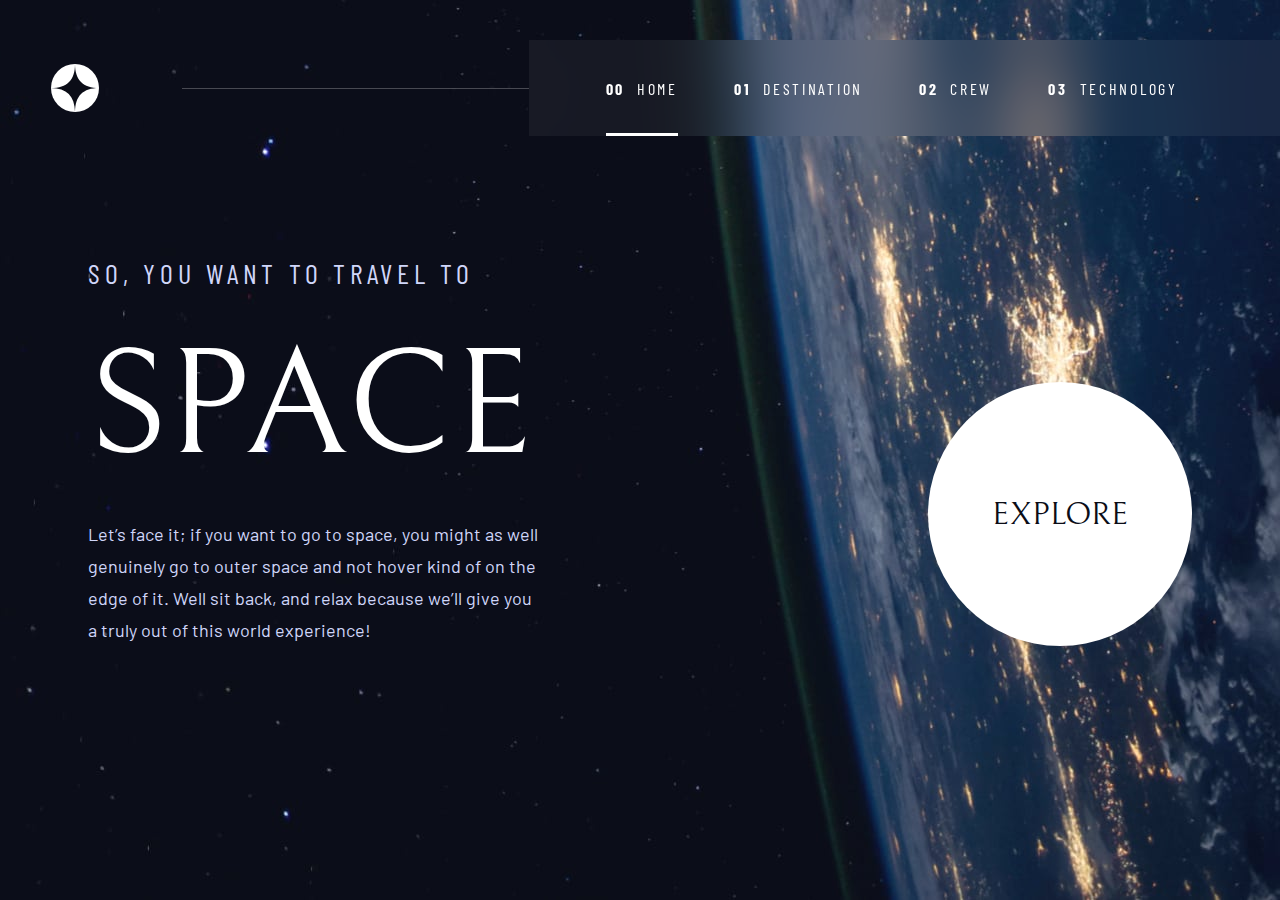
<file: index.html>
<!DOCTYPE html>
<html lang="en">

<head>
    <meta charset="UTF-8">
    <meta name="viewport" content="width=device-width, initial-scale=1.0">
    <link rel="icon" type="image/x-icon" href="assets/favicon.ico" />
    <title>Space tourism website | Home</title>
    <link rel="stylesheet" href="styles/home.css">
</head>

<body>
    <header class="main-header">
        <a href="index.html" class="logo">
            <img src="assets/shared/logo.svg" alt="logo">
        </a>
        <nav class="navbar">
            <div class="navbar__toggle">
                <input type="checkbox" checked="false" />
                <span class="hamburger"></span>
                <ul class="sidebar__links nav__text">
                    <li class="link active"><a href="index.html"><span class="number">00</span>Home</a></li>
                    <li class="link"><a href="destination-moon.html"><span class="number">01</span>Destination</a></li>
                    <li class="link"><a href="crew-commander.html"><span class="number">02</span>Crew</a></li>
                    <li class="link"><a href="technology-vehicle.html"><span class="number">03</span>Technology</a></li>
                </ul>
            </div>
            <ul class="navbar__links nav__text">
                <li class="link active"><a href="index.html"><span class="number">00</span>Home</a></li>
                <li class="link"><a href="destination-moon.html"><span class="number">01</span>Destination</a></li>
                <li class="link"><a href="crew-commander.html"><span class="number">02</span>Crew</a></li>
                <li class="link"><a href="technology-vehicle.html"><span class="number">03</span>Technology</a></li>
            </ul>
        </nav>
    </header>
    <main class="main-content">
        <div class="info-container">
            <h5 class="heading--5">So, you want to travel to</h5>
            <h1 class="heading--1">Space</h1>
            <p>
                Let’s face it; if you want to go to space, you might as well genuinely go to
                outer space and not hover kind of on the edge of it. Well sit back, and relax
                because we’ll give you a truly out of this world experience!
            </p>
        </div>
        <div class="action-container">
            <a href="destination-moon.html" class="action-btn">
                <h4 class="heading--4">Explore</h4>
            </a>
        </div>
    </main>
</body>

</html>
</file>
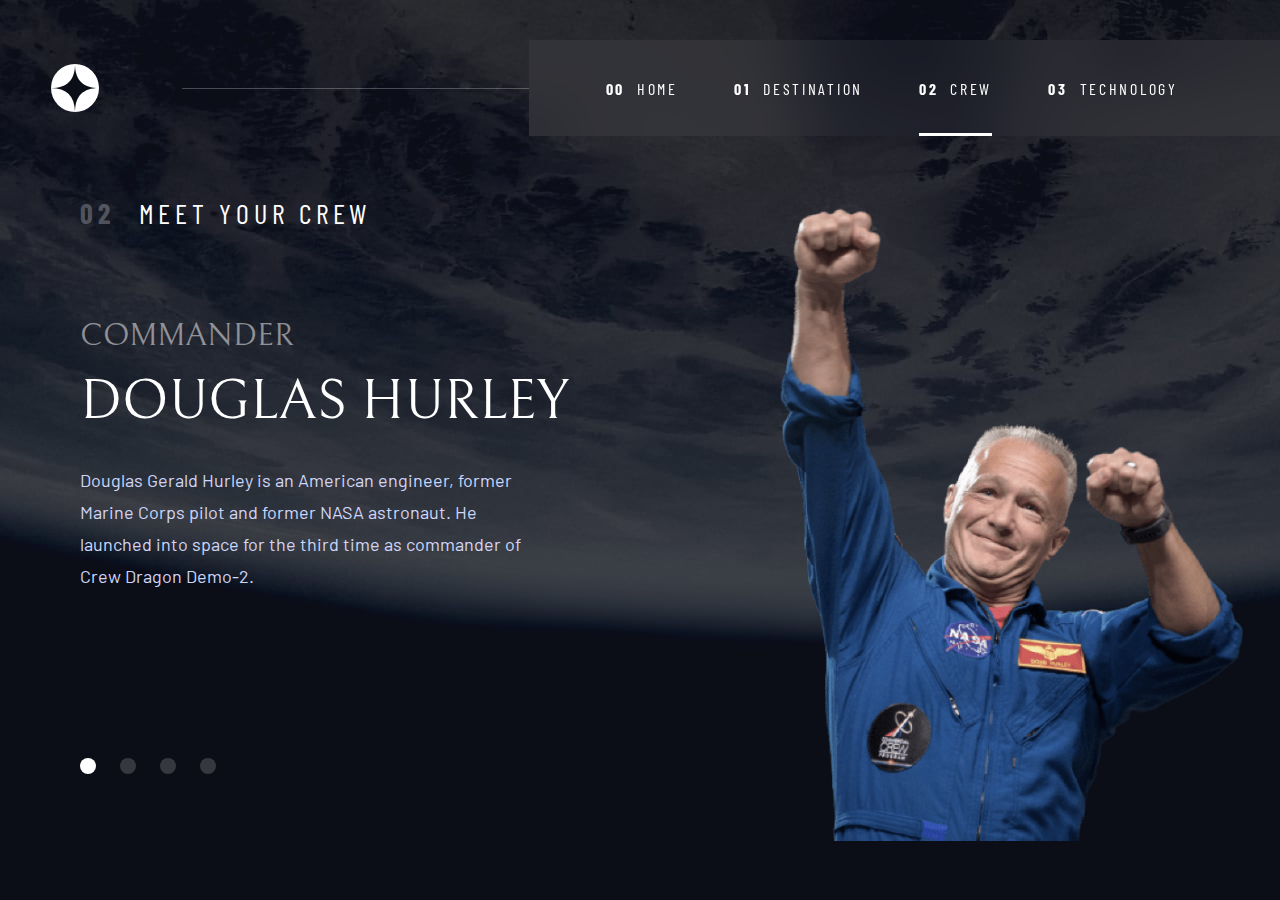
<file: crew-commander.html>
<!DOCTYPE html>
<html lang="en">

<head>
    <meta charset="UTF-8">
    <meta name="viewport" content="width=device-width, initial-scale=1.0">
    <link rel="icon" type="image/x-icon" href="assets/favicon.ico" />
    <title>Space tourism website | Crew</title>
    <link rel="stylesheet" href="styles/crew.css">
</head>

<body>
    <header class="main-header">
        <a href="index.html" class="logo">
            <img src="assets/shared/logo.svg" alt="logo">
        </a>
        <nav class="navbar">
            <div class="navbar__toggle">
                <input type="checkbox" checked="false" />
                <span class="hamburger"></span>
                <ul class="sidebar__links nav__text">
                    <li class="link"><a href="index.html"><span class="number">00</span>Home</a></li>
                    <li class="link"><a href="destination-moon.html"><span class="number">01</span>Destination</a></li>
                    <li class="link active"><a href="crew-commander.html"><span class="number">02</span>Crew</a></li>
                    <li class="link"><a href="technology-vehicle.html"><span class="number">03</span>Technology</a></li>
                </ul>
            </div>
            <ul class="navbar__links nav__text">
                <li class="link"><a href="index.html"><span class="number">00</span>Home</a></li>
                <li class="link"><a href="destination-moon.html"><span class="number">01</span>Destination</a></li>
                <li class="link active"><a href="crew-commander.html"><span class="number">02</span>Crew</a></li>
                <li class="link"><a href="technology-vehicle.html"><span class="number">03</span>Technology</a></li>
            </ul>
        </nav>
    </header>
    <main class="main-content">
        <h5 class="heading--5 title"><span class="number">02</span>Meet your crew</h5>
        <img src="assets/crew/image-douglas-hurley.png" alt="Douglas Hurley" class="crew-image">
        <hr class="divider" />
        <nav class="slider-navigation">
            <ul class="slider--1__items">
                <li class="item active"><a href="crew-commander.html"></a></li>
                <li class="item"><a href="crew-specialist.html"></a></li>
                <li class="item"><a href="crew-pilot.html"></a></li>
                <li class="item"><a href="crew-engineer.html"></a></li>
            </ul>
        </nav>
        <section class="crew-info">
            <h4 class="heading--4">Commander</h4>
            <h3 class="heading--3">Douglas Hurley</h3>
            <p>
                Douglas Gerald Hurley is an American engineer, former Marine Corps pilot
                and former NASA astronaut. He launched into space for the third time as
                commander of Crew Dragon Demo-2.
            </p>
        </section>
    </main>
</body>

</html>
</file>
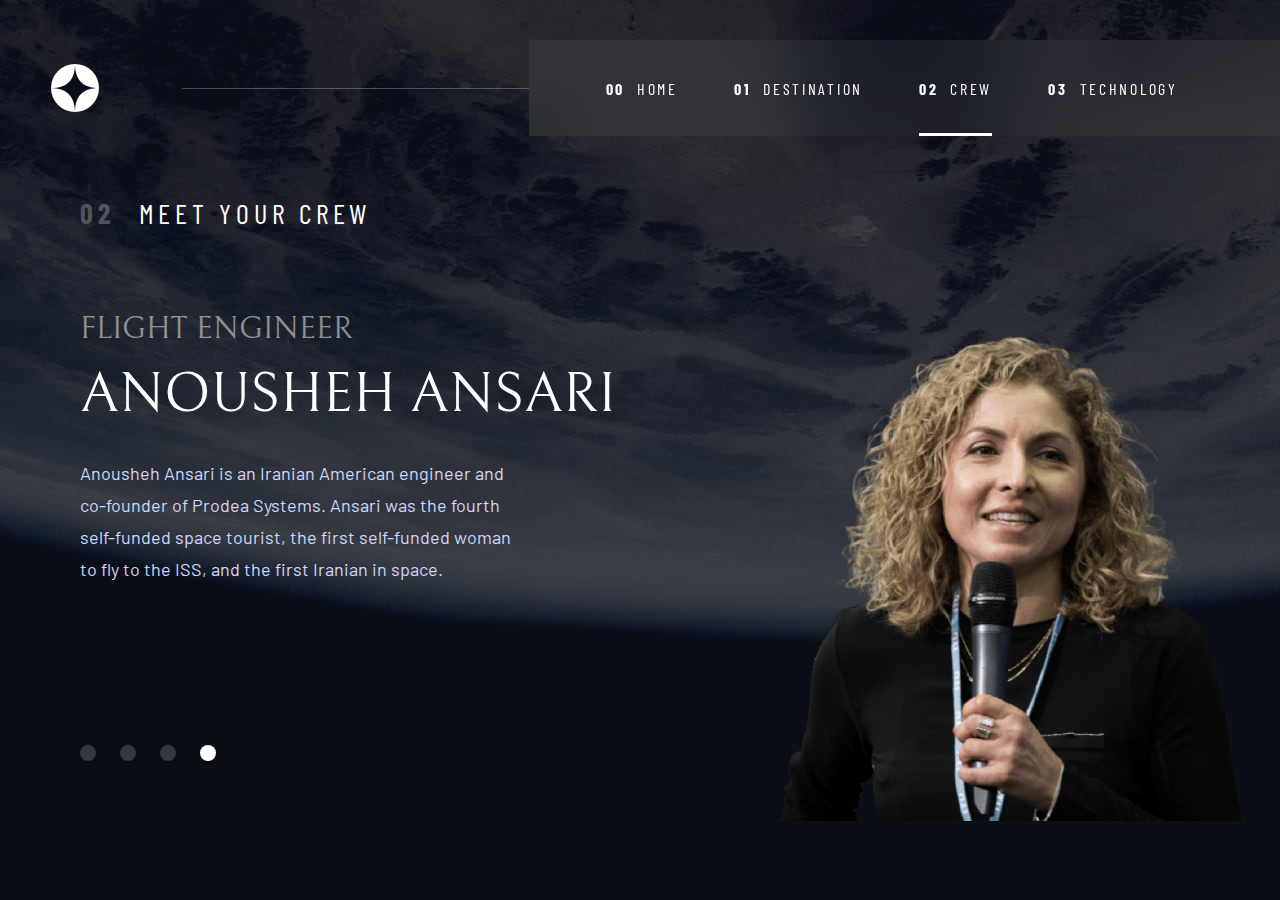
<file: crew-engineer.html>
<!DOCTYPE html>
<html lang="en">

<head>
    <meta charset="UTF-8">
    <meta name="viewport" content="width=device-width, initial-scale=1.0">
    <link rel="icon" type="image/x-icon" href="assets/favicon.ico" />
    <title>Space tourism website | Crew</title>
    <link rel="stylesheet" href="styles/crew.css">
</head>

<body>
    <header class="main-header">
        <a href="index.html" class="logo">
            <img src="assets/shared/logo.svg" alt="logo">
        </a>
        <nav class="navbar">
            <div class="navbar__toggle">
                <input type="checkbox" checked="false" />
                <span class="hamburger"></span>
                <ul class="sidebar__links nav__text">
                    <li class="link"><a href="index.html"><span class="number">00</span>Home</a></li>
                    <li class="link"><a href="destination-moon.html"><span class="number">01</span>Destination</a></li>
                    <li class="link active"><a href="crew-commander.html"><span class="number">02</span>Crew</a></li>
                    <li class="link"><a href="technology-vehicle.html"><span class="number">03</span>Technology</a></li>
                </ul>
            </div>
            <ul class="navbar__links nav__text">
                <li class="link"><a href="index.html"><span class="number">00</span>Home</a></li>
                <li class="link"><a href="destination-moon.html"><span class="number">01</span>Destination</a></li>
                <li class="link active"><a href="crew-commander.html"><span class="number">02</span>Crew</a></li>
                <li class="link"><a href="technology-vehicle.html"><span class="number">03</span>Technology</a></li>
            </ul>
        </nav>
    </header>
    <main class="main-content">
        <h5 class="heading--5 title"><span class="number">02</span>Meet your crew</h5>
        <img src="assets/crew/image-anousheh-ansari.png" alt="Anousheh Ansari" class="crew-image">
        <hr class="divider" />
        <nav class="slider-navigation">
            <ul class="slider--1__items">
                <li class="item"><a href="crew-commander.html"></a></li>
                <li class="item"><a href="crew-specialist.html"></a></li>
                <li class="item"><a href="crew-pilot.html"></a></li>
                <li class="item active"><a href="crew-engineer.html"></a></li>
            </ul>
        </nav>
        <section class="crew-info">
            <h4 class="heading--4">Flight Engineer</h4>
            <h3 class="heading--3">Anousheh Ansari</h3>
            <p>
                Anousheh Ansari is an Iranian American engineer and co-founder of Prodea Systems.
                Ansari was the fourth self-funded space tourist, the first self-funded woman to
                fly to the ISS, and the first Iranian in space.
            </p>
        </section>
    </main>
</body>

</html>
</file>
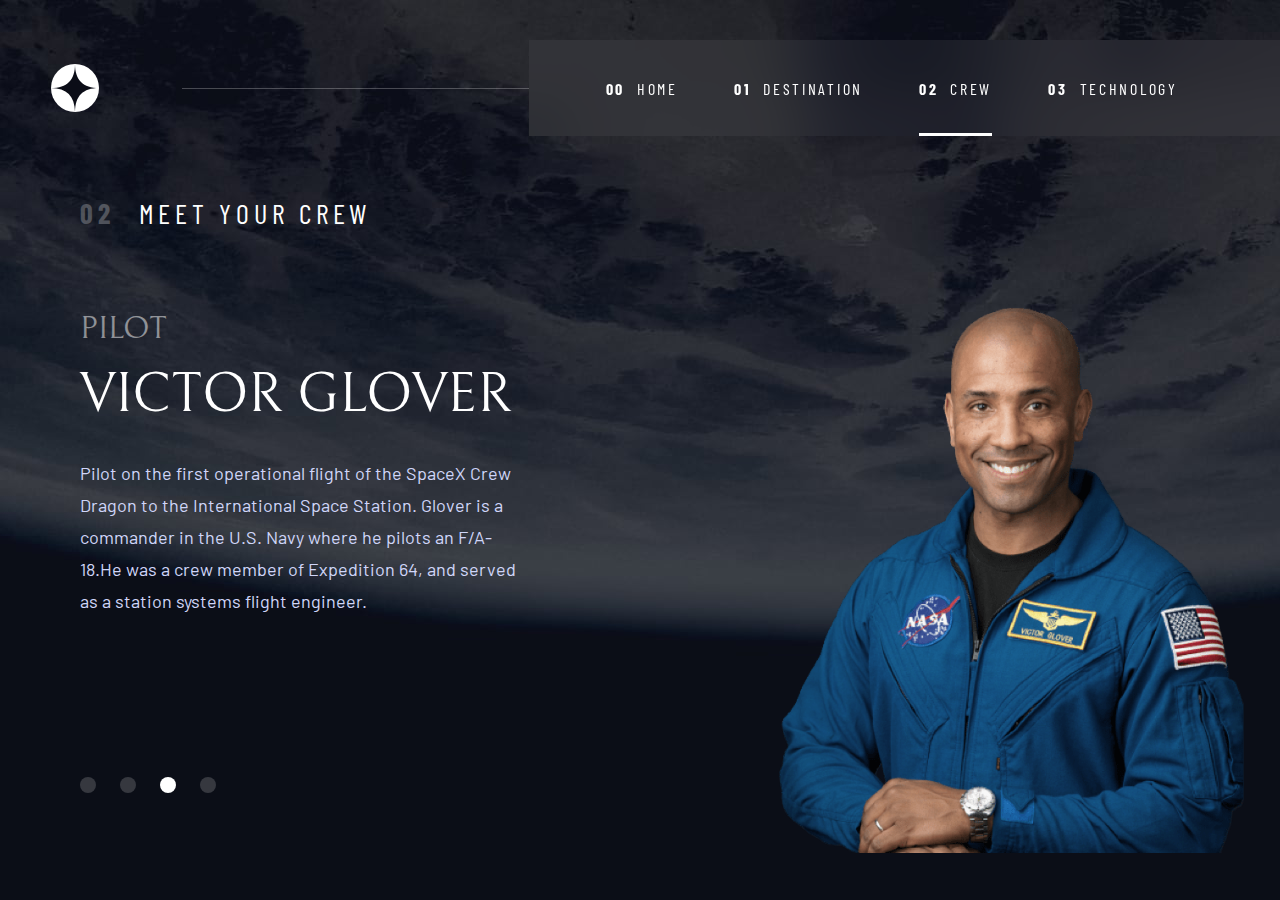
<file: crew-pilot.html>
<!DOCTYPE html>
<html lang="en">

<head>
    <meta charset="UTF-8">
    <meta name="viewport" content="width=device-width, initial-scale=1.0">
    <link rel="icon" type="image/x-icon" href="assets/favicon.ico" />
    <title>Space tourism website | Crew</title>
    <link rel="stylesheet" href="styles/crew.css">
</head>

<body>
    <header class="main-header">
        <a href="index.html" class="logo">
            <img src="assets/shared/logo.svg" alt="logo">
        </a>
        <nav class="navbar">
            <div class="navbar__toggle">
                <input type="checkbox" checked="false" />
                <span class="hamburger"></span>
                <ul class="sidebar__links nav__text">
                    <li class="link"><a href="index.html"><span class="number">00</span>Home</a></li>
                    <li class="link"><a href="destination-moon.html"><span class="number">01</span>Destination</a></li>
                    <li class="link active"><a href="crew-commander.html"><span class="number">02</span>Crew</a></li>
                    <li class="link"><a href="technology-vehicle.html"><span class="number">03</span>Technology</a></li>
                </ul>
            </div>
            <ul class="navbar__links nav__text">
                <li class="link"><a href="index.html"><span class="number">00</span>Home</a></li>
                <li class="link"><a href="destination-moon.html"><span class="number">01</span>Destination</a></li>
                <li class="link active"><a href="crew-commander.html"><span class="number">02</span>Crew</a></li>
                <li class="link"><a href="technology-vehicle.html"><span class="number">03</span>Technology</a></li>
            </ul>
        </nav>
    </header>
    <main class="main-content">
        <h5 class="heading--5 title"><span class="number">02</span>Meet your crew</h5>
        <img src="assets/crew/image-victor-glover.png" alt="Victor Glover" class="crew-image">
        <hr class="divider" />
        <nav class="slider-navigation">
            <ul class="slider--1__items">
                <li class="item"><a href="crew-commander.html"></a></li>
                <li class="item"><a href="crew-specialist.html"></a></li>
                <li class="item active"><a href="crew-pilot.html"></a></li>
                <li class="item"><a href="crew-engineer.html"></a></li>
            </ul>
        </nav>
        <section class="crew-info">
            <h4 class="heading--4">Pilot</h4>
            <h3 class="heading--3">Victor Glover</h3>
            <p>
                Pilot on the first operational flight of the SpaceX Crew Dragon to the
                International Space Station. Glover is a commander in the U.S. Navy where
                he pilots an F/A-18.He was a crew member of Expedition 64, and served as a
                station systems flight engineer.
            </p>
        </section>
    </main>
</body>

</html>
</file>
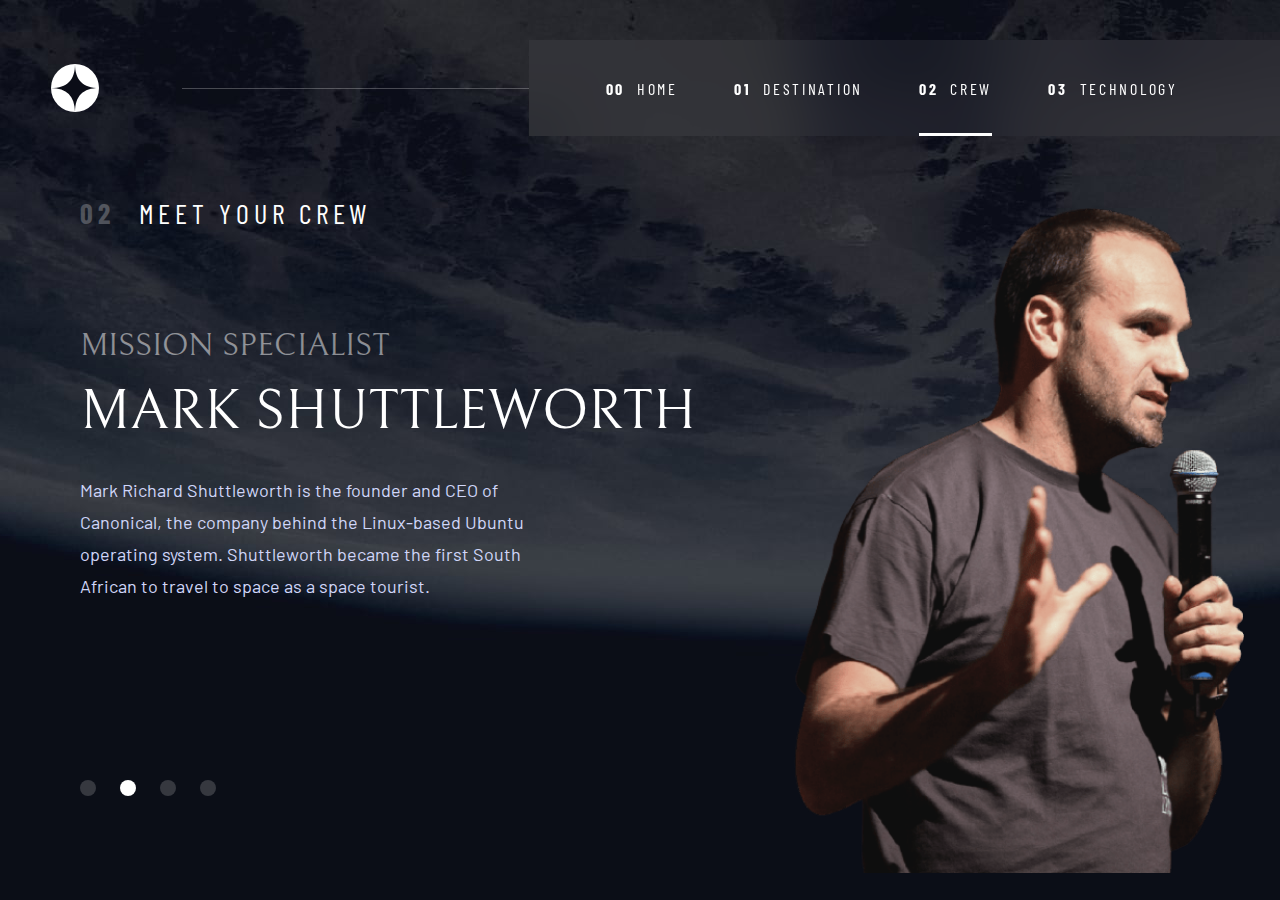
<file: crew-specialist.html>
<!DOCTYPE html>
<html lang="en">

<head>
    <meta charset="UTF-8">
    <meta name="viewport" content="width=device-width, initial-scale=1.0">
    <link rel="icon" type="image/x-icon" href="assets/favicon.ico" />
    <title>Space tourism website | Crew</title>
    <link rel="stylesheet" href="styles/crew.css">
</head>

<body>
    <header class="main-header">
        <a href="index.html" class="logo">
            <img src="assets/shared/logo.svg" alt="logo">
        </a>
        <nav class="navbar">
            <div class="navbar__toggle">
                <input type="checkbox" checked="false" />
                <span class="hamburger"></span>
                <ul class="sidebar__links nav__text">
                    <li class="link"><a href="index.html"><span class="number">00</span>Home</a></li>
                    <li class="link"><a href="destination-moon.html"><span class="number">01</span>Destination</a></li>
                    <li class="link active"><a href="crew-commander.html"><span class="number">02</span>Crew</a></li>
                    <li class="link"><a href="technology-vehicle.html"><span class="number">03</span>Technology</a></li>
                </ul>
            </div>
            <ul class="navbar__links nav__text">
                <li class="link"><a href="index.html"><span class="number">00</span>Home</a></li>
                <li class="link"><a href="destination-moon.html"><span class="number">01</span>Destination</a></li>
                <li class="link active"><a href="crew-commander.html"><span class="number">02</span>Crew</a></li>
                <li class="link"><a href="technology-vehicle.html"><span class="number">03</span>Technology</a></li>
            </ul>
        </nav>
    </header>
    <main class="main-content">
        <h5 class="heading--5 title"><span class="number">02</span>Meet your crew</h5>
        <img src="assets/crew/image-mark-shuttleworth.png" alt="Mark Shuttleworth" class="crew-image crew-specialist__image">
        <hr class="divider" />
        <nav class="slider-navigation">
            <ul class="slider--1__items">
                <li class="item"><a href="crew-commander.html"></a></li>
                <li class="item active"><a href="crew-specialist.html"></a></li>
                <li class="item"><a href="crew-pilot.html"></a></li>
                <li class="item"><a href="crew-engineer.html"></a></li>
            </ul>
        </nav>
        <section class="crew-info">
            <h4 class="heading--4">Mission Specialist</h4>
            <h3 class="heading--3">Mark Shuttleworth</h3>
            <p>
                Mark Richard Shuttleworth is the founder and CEO of Canonical, the company behind
                the Linux-based Ubuntu operating system. Shuttleworth became the first South
                African to travel to space as a space tourist.
            </p>
        </section>
    </main>
</body>

</html>
</file>
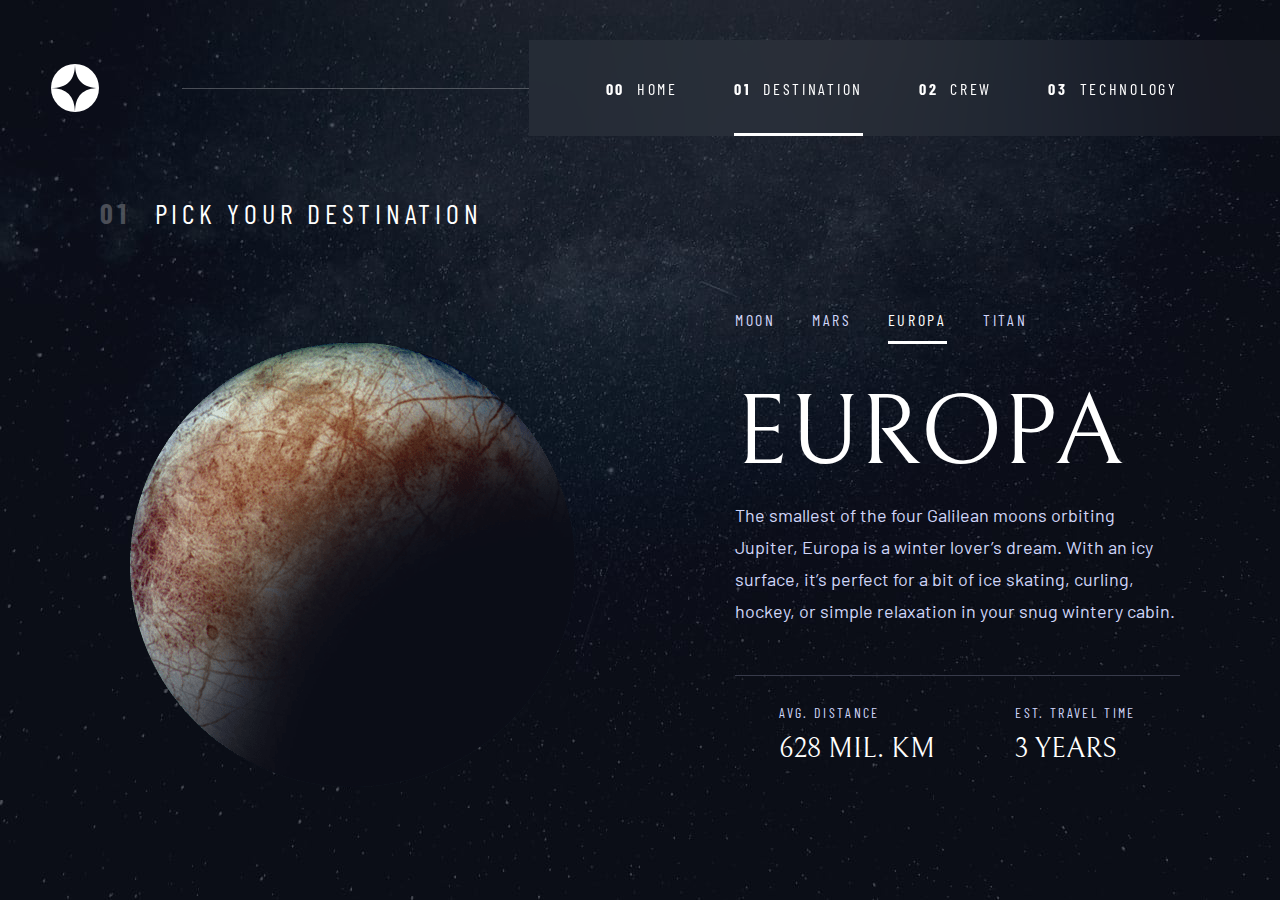
<file: destination-europa.html>
<!DOCTYPE html>
<html lang="en">

<head>
    <meta charset="UTF-8">
    <meta name="viewport" content="width=device-width, initial-scale=1.0">
    <link rel="icon" type="image/x-icon" href="assets/favicon.ico" />
    <title>Space tourism website | Destination</title>
    <link rel="stylesheet" href="styles/destination.css">
</head>

<body>
    <header class="main-header">
        <a href="index.html" class="logo">
            <img src="assets/shared/logo.svg" alt="logo">
        </a>
        <nav class="navbar">
            <div class="navbar__toggle">
                <input type="checkbox" checked="false" />
                <span class="hamburger"></span>
                <ul class="sidebar__links nav__text">
                    <li class="link"><a href="index.html"><span class="number">00</span>Home</a></li>
                    <li class="link active"><a href="destination-moon.html"><span class="number">01</span>Destination</a></li>
                    <li class="link"><a href="crew-commander.html"><span class="number">02</span>Crew</a></li>
                    <li class="link"><a href="technology-vehicle.html"><span class="number">03</span>Technology</a></li>
                </ul>
            </div>
            <ul class="navbar__links nav__text">
                <li class="link"><a href="index.html"><span class="number">00</span>Home</a></li>
                <li class="link active"><a href="destination-moon.html"><span class="number">01</span>Destination</a></li>
                <li class="link"><a href="crew-commander.html"><span class="number">02</span>Crew</a></li>
                <li class="link"><a href="technology-vehicle.html"><span class="number">03</span>Technology</a></li>
            </ul>
        </nav>
    </header>
    <main class="main-content">
        <h5 class="heading--5 title"><span class="number">01</span>Pick your destination</h5>
        <img src="assets/destination/image-europa.png" alt="Europa" class="destination-image">
        <nav class="tab-navigation">
            <ul class="tabs nav__text">
                <li class="tab"><a href="destination-moon.html">Moon</a></li>
                <li class="tab"><a href="destination-mars.html">Mars</a></li>
                <li class="tab active"><a href="destination-europa.html">Europa</a></li>
                <li class="tab"><a href="destination-titan.html">Titan</a></li>
            </ul>
        </nav>
        <section class="destination-info">
            <h2 class="heading--2">Europa</h2>
            <p>
                The smallest of the four Galilean moons orbiting Jupiter, Europa is a
                winter lover’s dream. With an icy surface, it’s perfect for a bit of
                ice skating, curling, hockey, or simple relaxation in your snug
                wintery cabin.
            </p>
            <hr class="divider" />
            <div class="stats-container">
                <div class="stats-item">
                    <h2 class="subheading--2">Avg. distance</h2>
                    <h1 class="subheading--1">628 mil. km</h1>
                </div>
                <div class="stats-item">
                    <h2 class="subheading--2">Est. travel time</h2>
                    <h1 class="subheading--1">3 years</h1>
                </div>
            </div>
        </section>
    </main>
</body>

</html>
</file>
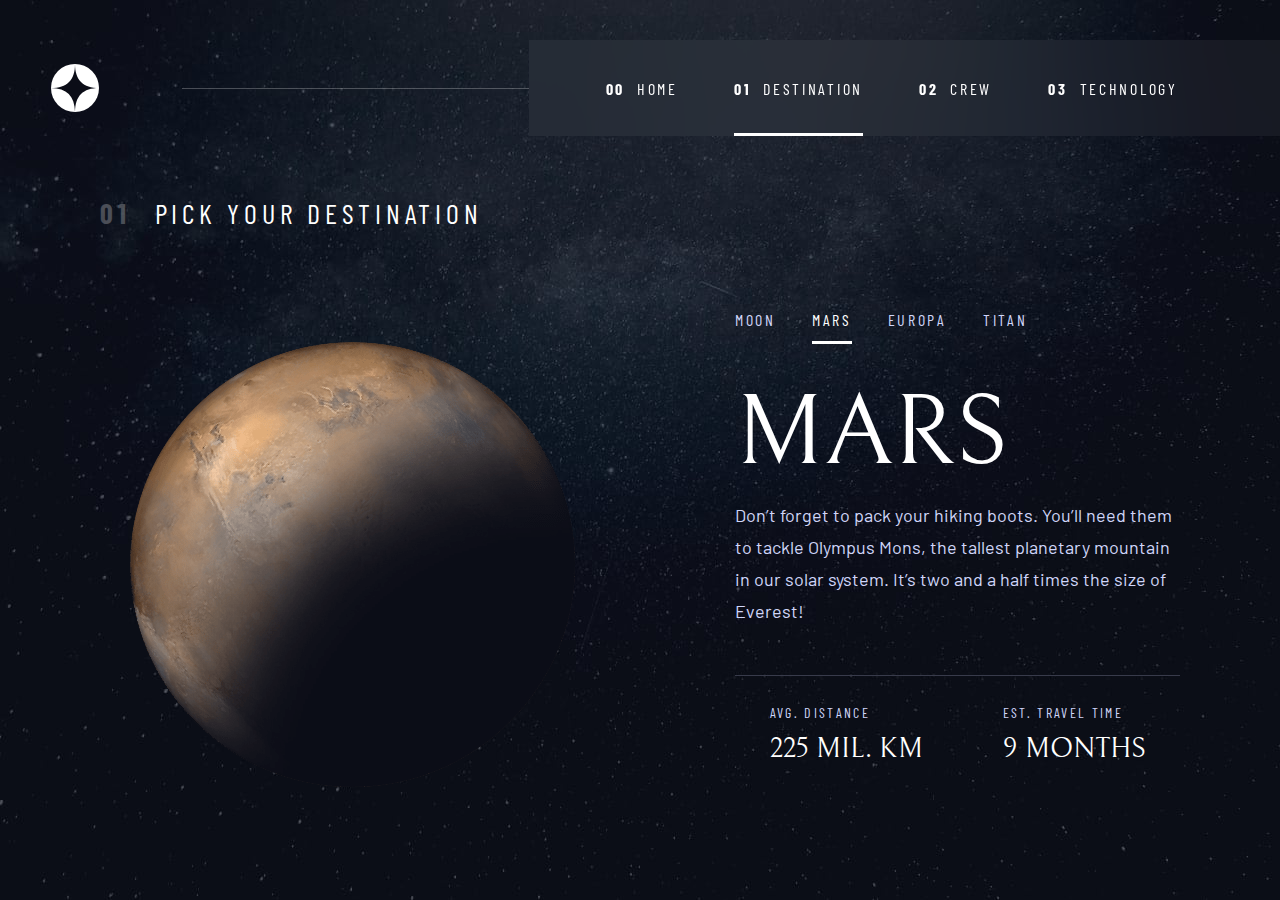
<file: destination-mars.html>
<!DOCTYPE html>
<html lang="en">

<head>
    <meta charset="UTF-8">
    <meta name="viewport" content="width=device-width, initial-scale=1.0">
    <link rel="icon" type="image/x-icon" href="assets/favicon.ico" />
    <title>Space tourism website | Destination</title>
    <link rel="stylesheet" href="styles/destination.css">
</head>

<body>
    <header class="main-header">
        <a href="index.html" class="logo">
            <img src="assets/shared/logo.svg" alt="logo">
        </a>
        <nav class="navbar">
            <div class="navbar__toggle">
                <input type="checkbox" checked="false" />
                <span class="hamburger"></span>
                <ul class="sidebar__links nav__text">
                    <li class="link"><a href="index.html"><span class="number">00</span>Home</a></li>
                    <li class="link active"><a href="destination-moon.html"><span class="number">01</span>Destination</a></li>
                    <li class="link"><a href="crew-commander.html"><span class="number">02</span>Crew</a></li>
                    <li class="link"><a href="technology-vehicle.html"><span class="number">03</span>Technology</a></li>
                </ul>
            </div>
            <ul class="navbar__links nav__text">
                <li class="link"><a href="index.html"><span class="number">00</span>Home</a></li>
                <li class="link active"><a href="destination-moon.html"><span class="number">01</span>Destination</a></li>
                <li class="link"><a href="crew-commander.html"><span class="number">02</span>Crew</a></li>
                <li class="link"><a href="technology-vehicle.html"><span class="number">03</span>Technology</a></li>
            </ul>
        </nav>
    </header>
    <main class="main-content">
        <h5 class="heading--5 title"><span class="number">01</span>Pick your destination</h5>
        <img src="assets/destination/image-mars.png" alt="Mars" class="destination-image">
        <nav class="tab-navigation">
            <ul class="tabs nav__text">
                <li class="tab"><a href="destination-moon.html">Moon</a></li>
                <li class="tab active"><a href="destination-mars.html">Mars</a></li>
                <li class="tab"><a href="destination-europa.html">Europa</a></li>
                <li class="tab"><a href="destination-titan.html">Titan</a></li>
            </ul>
        </nav>
        <section class="destination-info">
            <h2 class="heading--2">Mars</h2>
            <p>
                Don’t forget to pack your hiking boots. You’ll need them to tackle Olympus Mons,
                the tallest planetary mountain in our solar system. It’s two and a half times
                the size of Everest!
            </p>
            <hr class="divider" />
            <div class="stats-container">
                <div class="stats-item">
                    <h2 class="subheading--2">Avg. distance</h2>
                    <h1 class="subheading--1">225 mil. km</h1>
                </div>
                <div class="stats-item">
                    <h2 class="subheading--2">Est. travel time</h2>
                    <h1 class="subheading--1">9 months</h1>
                </div>
            </div>
        </section>
    </main>
</body>

</html>
</file>
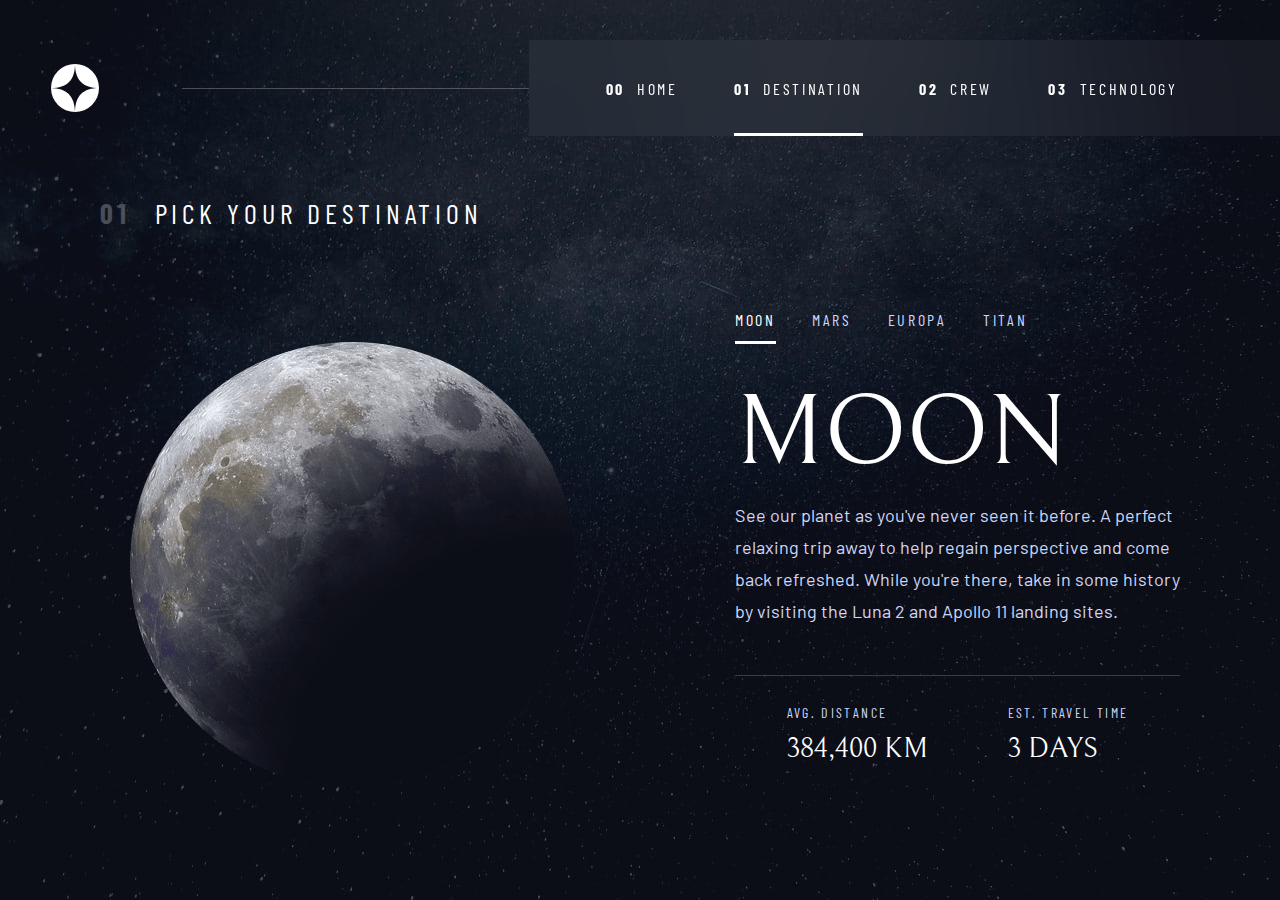
<file: destination-moon.html>
<!DOCTYPE html>
<html lang="en">

<head>
    <meta charset="UTF-8">
    <meta name="viewport" content="width=device-width, initial-scale=1.0">
    <link rel="icon" type="image/x-icon" href="assets/favicon.ico" />
    <title>Space tourism website | Destination</title>
    <link rel="stylesheet" href="styles/destination.css">
</head>

<body>
    <header class="main-header">
        <a href="index.html" class="logo">
            <img src="assets/shared/logo.svg" alt="logo">
        </a>
        <nav class="navbar">
            <div class="navbar__toggle">
                <input type="checkbox" checked="false" />
                <span class="hamburger"></span>
                <ul class="sidebar__links nav__text">
                    <li class="link"><a href="index.html"><span class="number">00</span>Home</a></li>
                    <li class="link active"><a href="destination-moon.html"><span class="number">01</span>Destination</a></li>
                    <li class="link"><a href="crew-commander.html"><span class="number">02</span>Crew</a></li>
                    <li class="link"><a href="technology-vehicle.html"><span class="number">03</span>Technology</a></li>
                </ul>
            </div>
            <ul class="navbar__links nav__text">
                <li class="link"><a href="index.html"><span class="number">00</span>Home</a></li>
                <li class="link active"><a href="destination-moon.html"><span class="number">01</span>Destination</a></li>
                <li class="link"><a href="crew-commander.html"><span class="number">02</span>Crew</a></li>
                <li class="link"><a href="technology-vehicle.html"><span class="number">03</span>Technology</a></li>
            </ul>
        </nav>
    </header>
    <main class="main-content">
        <h5 class="heading--5 title"><span class="number">01</span>Pick your destination</h5>
        <img src="assets/destination/image-moon.png" alt="Moon" class="destination-image">
        <nav class="tab-navigation">
            <ul class="tabs nav__text">
                <li class="tab active"><a href="destination-moon.html">Moon</a></li>
                <li class="tab"><a href="destination-mars.html">Mars</a></li>
                <li class="tab"><a href="destination-europa.html">Europa</a></li>
                <li class="tab"><a href="destination-titan.html">Titan</a></li>
            </ul>
        </nav>
        <section class="destination-info">
            <h2 class="heading--2">Moon</h2>
            <p>
                See our planet as you've never seen it before. A perfect relaxing trip away to help
                regain perspective and come back refreshed. While you're there, take in some history
                by visiting the Luna 2 and Apollo 11 landing sites.
            </p>
            <hr class="divider" />
            <div class="stats-container">
                <div class="stats-item">
                    <h2 class="subheading--2">Avg. distance</h2>
                    <h1 class="subheading--1">384,400 km</h1>
                </div>
                <div class="stats-item">
                    <h2 class="subheading--2">Est. travel time</h2>
                    <h1 class="subheading--1">3 days</h1>
                </div>
            </div>
        </section>
    </main>
</body>

</html>
</file>
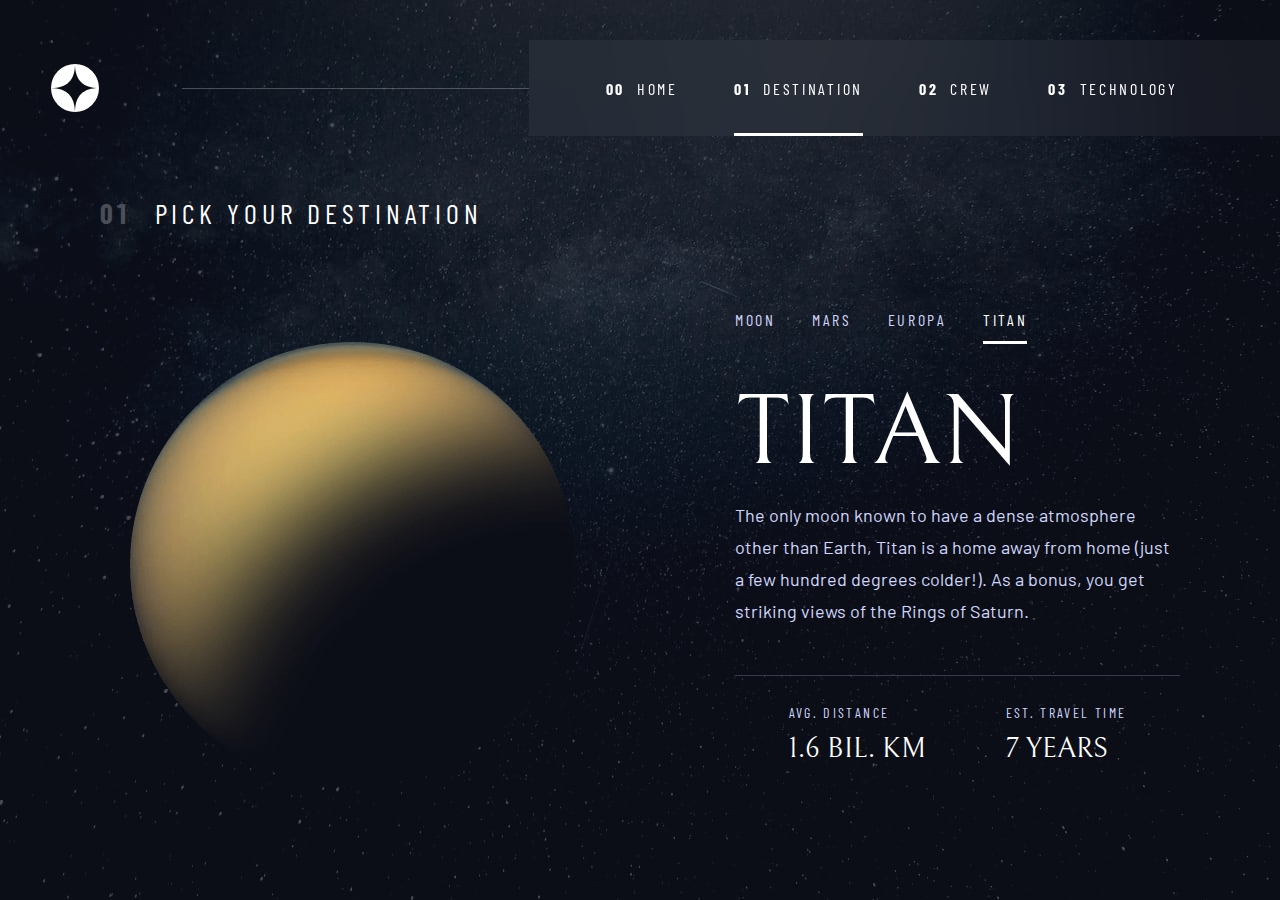
<file: destination-titan.html>
<!DOCTYPE html>
<html lang="en">

<head>
    <meta charset="UTF-8">
    <meta name="viewport" content="width=device-width, initial-scale=1.0">
    <link rel="icon" type="image/x-icon" href="assets/favicon.ico" />
    <title>Space tourism website | Destination</title>
    <link rel="stylesheet" href="styles/destination.css">
</head>

<body>
    <header class="main-header">
        <a href="index.html" class="logo">
            <img src="assets/shared/logo.svg" alt="logo">
        </a>
        <nav class="navbar">
            <div class="navbar__toggle">
                <input type="checkbox" checked="false" />
                <span class="hamburger"></span>
                <ul class="sidebar__links nav__text">
                    <li class="link"><a href="index.html"><span class="number">00</span>Home</a></li>
                    <li class="link active"><a href="destination-moon.html"><span class="number">01</span>Destination</a></li>
                    <li class="link"><a href="crew-commander.html"><span class="number">02</span>Crew</a></li>
                    <li class="link"><a href="technology-vehicle.html"><span class="number">03</span>Technology</a></li>
                </ul>
            </div>
            <ul class="navbar__links nav__text">
                <li class="link"><a href="index.html"><span class="number">00</span>Home</a></li>
                <li class="link active"><a href="destination-moon.html"><span class="number">01</span>Destination</a></li>
                <li class="link"><a href="crew-commander.html"><span class="number">02</span>Crew</a></li>
                <li class="link"><a href="technology-vehicle.html"><span class="number">03</span>Technology</a></li>
            </ul>
        </nav>
    </header>
    <main class="main-content">
        <h5 class="heading--5 title"><span class="number">01</span>Pick your destination</h5>
        <img src="assets/destination/image-titan.png" alt="Titan" class="destination-image">
        <nav class="tab-navigation">
            <ul class="tabs nav__text">
                <li class="tab"><a href="destination-moon.html">Moon</a></li>
                <li class="tab"><a href="destination-mars.html">Mars</a></li>
                <li class="tab"><a href="destination-europa.html">Europa</a></li>
                <li class="tab active"><a href="destination-titan.html">Titan</a></li>
            </ul>
        </nav>
        <section class="destination-info">
            <h2 class="heading--2">Titan</h2>
            <p>
                The only moon known to have a dense atmosphere other than Earth, Titan 
                is a home away from home (just a few hundred degrees colder!). As a 
                bonus, you get striking views of the Rings of Saturn.
            </p>
            <hr class="divider" />
            <div class="stats-container">
                <div class="stats-item">
                    <h2 class="subheading--2">Avg. distance</h2>
                    <h1 class="subheading--1">1.6 bil. km</h1>
                </div>
                <div class="stats-item">
                    <h2 class="subheading--2">Est. travel time</h2>
                    <h1 class="subheading--1">7 years</h1>
                </div>
            </div>
        </section>
    </main>
</body>

</html>
</file>
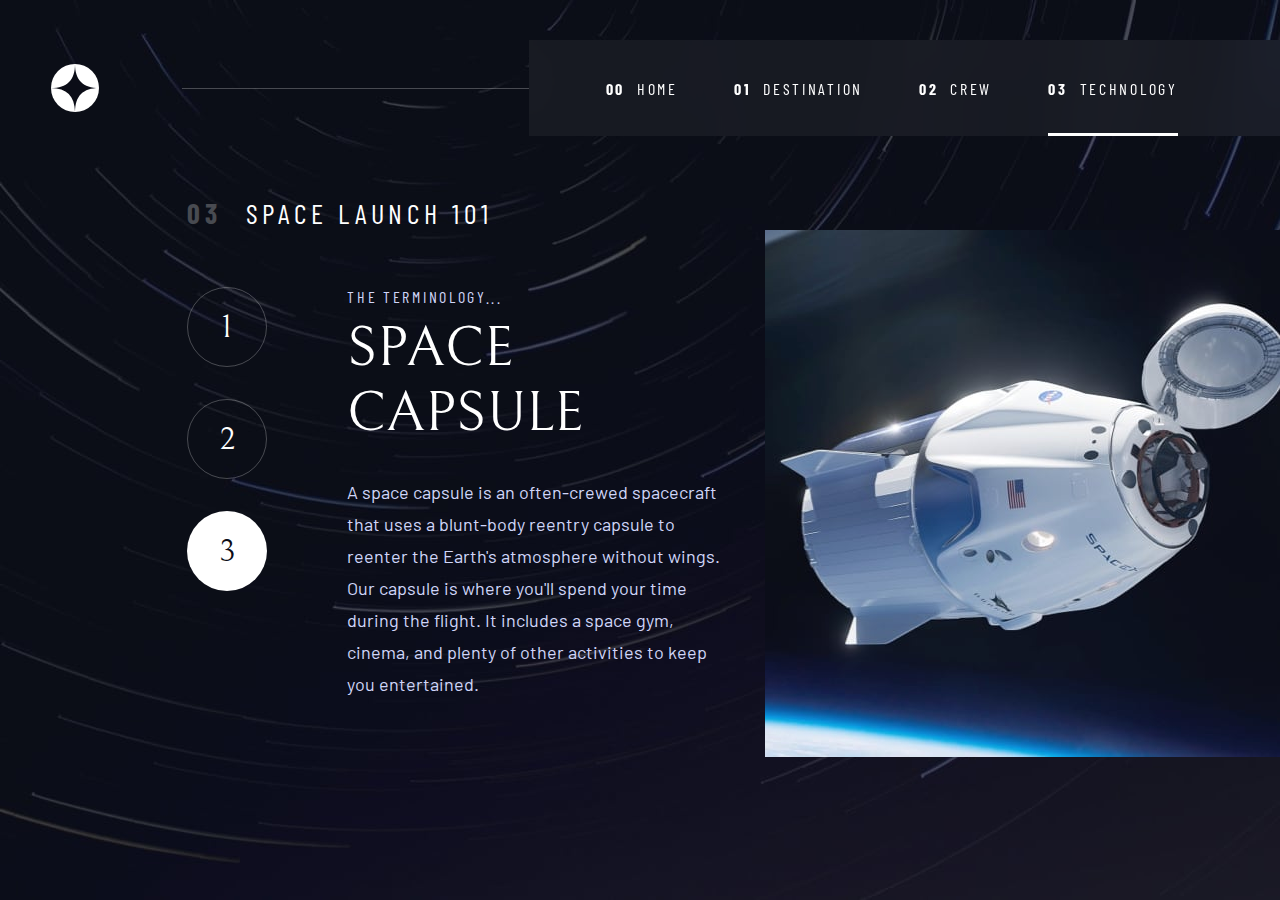
<file: technology-capsule.html>
<!DOCTYPE html>
<html lang="en">

<head>
    <meta charset="UTF-8">
    <meta name="viewport" content="width=device-width, initial-scale=1.0">
    <link rel="icon" type="image/x-icon" href="assets/favicon.ico" />
    <title>Space tourism website | Technology</title>
    <link rel="stylesheet" href="styles/technology.css">
</head>

<body>
    <header class="main-header">
        <a href="index.html" class="logo">
            <img src="assets/shared/logo.svg" alt="logo">
        </a>
        <nav class="navbar">
            <div class="navbar__toggle">
                <input type="checkbox" checked="false" />
                <span class="hamburger"></span>
                <ul class="sidebar__links nav__text">
                    <li class="link"><a href="index.html"><span class="number">00</span>Home</a></li>
                    <li class="link"><a href="destination-moon.html"><span class="number">01</span>Destination</a></li>
                    <li class="link"><a href="crew-commander.html"><span class="number">02</span>Crew</a></li>
                    <li class="link active"><a href="technology-vehicle.html"><span class="number">03</span>Technology</a></li>
                </ul>
            </div>
            <ul class="navbar__links nav__text">
                <li class="link"><a href="index.html"><span class="number">00</span>Home</a></li>
                <li class="link"><a href="destination-moon.html"><span class="number">01</span>Destination</a></li>
                <li class="link"><a href="crew-commander.html"><span class="number">02</span>Crew</a></li>
                <li class="link active"><a href="technology-vehicle.html"><span class="number">03</span>Technology</a></li>
            </ul>
        </nav>
    </header>
    <div class="content-wrapper">
        <main class="main-content">
            <h5 class="heading--5 title"><span class="number">03</span>Space launch 101</h5>
            <picture class="technology-image" alt="Space capsule">
                <source srcset="assets/technology/image-space-capsule-portrait.jpg" media="(min-width: 1200px)">
                <img srcset="assets/technology/image-space-capsule-landscape.jpg">
            </picture>
            <div class="left-panel">

                <nav class="slider-navigation">
                    <ul class="slider--2__items heading--4">
                        <li class="item"><a href="technology-vehicle.html">1</a></li>
                        <li class="item"><a href="technology-spaceport.html">2</a></li>
                        <li class="item active"><a href="technology-capsule.html">3</a></li>
                    </ul>
                </nav>
                <section class="technology-info">
                    <h5 class="nav__text">The terminology...</h5>
                    <h3 class="heading--3">Space capsule</h3>
                    <p>
                        A space capsule is an often-crewed spacecraft that uses a blunt-body reentry
                        capsule to reenter the Earth's atmosphere without wings. Our capsule is where
                        you'll spend your time during the flight. It includes a space gym, cinema,
                        and plenty of other activities to keep you entertained.
                    </p>
                </section>
            </div>
        </main>
    </div>
</body>

</html>
</file>
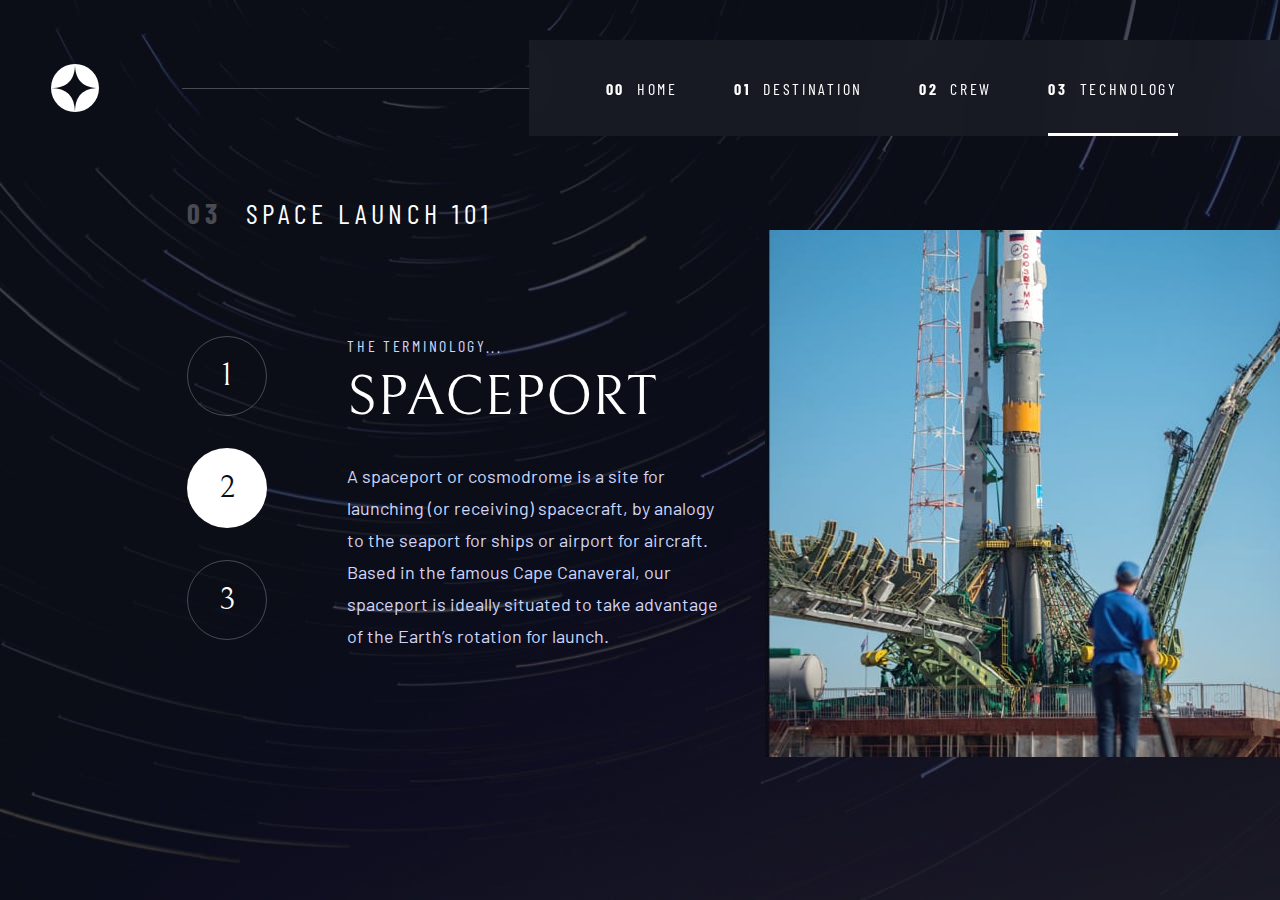
<file: technology-spaceport.html>
<!DOCTYPE html>
<html lang="en">

<head>
    <meta charset="UTF-8">
    <meta name="viewport" content="width=device-width, initial-scale=1.0">
    <link rel="icon" type="image/x-icon" href="assets/favicon.ico" />
    <title>Space tourism website | Technology</title>
    <link rel="stylesheet" href="styles/technology.css">
</head>

<body>
    <header class="main-header">
        <a href="index.html" class="logo">
            <img src="assets/shared/logo.svg" alt="logo">
        </a>
        <nav class="navbar">
            <div class="navbar__toggle">
                <input type="checkbox" checked="false" />
                <span class="hamburger"></span>
                <ul class="sidebar__links nav__text">
                    <li class="link"><a href="index.html"><span class="number">00</span>Home</a></li>
                    <li class="link"><a href="destination-moon.html"><span class="number">01</span>Destination</a></li>
                    <li class="link"><a href="crew-commander.html"><span class="number">02</span>Crew</a></li>
                    <li class="link active"><a href="technology-vehicle.html"><span class="number">03</span>Technology</a></li>
                </ul>
            </div>
            <ul class="navbar__links nav__text">
                <li class="link"><a href="index.html"><span class="number">00</span>Home</a></li>
                <li class="link"><a href="destination-moon.html"><span class="number">01</span>Destination</a></li>
                <li class="link"><a href="crew-commander.html"><span class="number">02</span>Crew</a></li>
                <li class="link active"><a href="technology-vehicle.html"><span class="number">03</span>Technology</a></li>
            </ul>
        </nav>
    </header>
    <div class="content-wrapper">
        <main class="main-content">
            <h5 class="heading--5 title"><span class="number">03</span>Space launch 101</h5>
            <picture class="technology-image" alt="Spaceport">
                <source srcset="assets/technology/image-spaceport-portrait.jpg" media="(min-width: 1200px)">
                <img srcset="assets/technology/image-spaceport-landscape.jpg">
            </picture>
            <div class="left-panel">

                <nav class="slider-navigation">
                    <ul class="slider--2__items heading--4">
                        <li class="item"><a href="technology-vehicle.html">1</a></li>
                        <li class="item active"><a href="technology-spaceport.html">2</a></li>
                        <li class="item"><a href="technology-capsule.html">3</a></li>
                    </ul>
                </nav>
                <section class="technology-info">
                    <h5 class="nav__text">The terminology...</h5>
                    <h3 class="heading--3">Spaceport</h3>
                    <p>
                        A spaceport or cosmodrome is a site for launching (or receiving) spacecraft,
                        by analogy to the seaport for ships or airport for aircraft. Based in the
                        famous Cape Canaveral, our spaceport is ideally situated to take advantage
                        of the Earth’s rotation for launch.
                    </p>
                </section>
            </div>
        </main>
    </div>
</body>

</html>
</file>
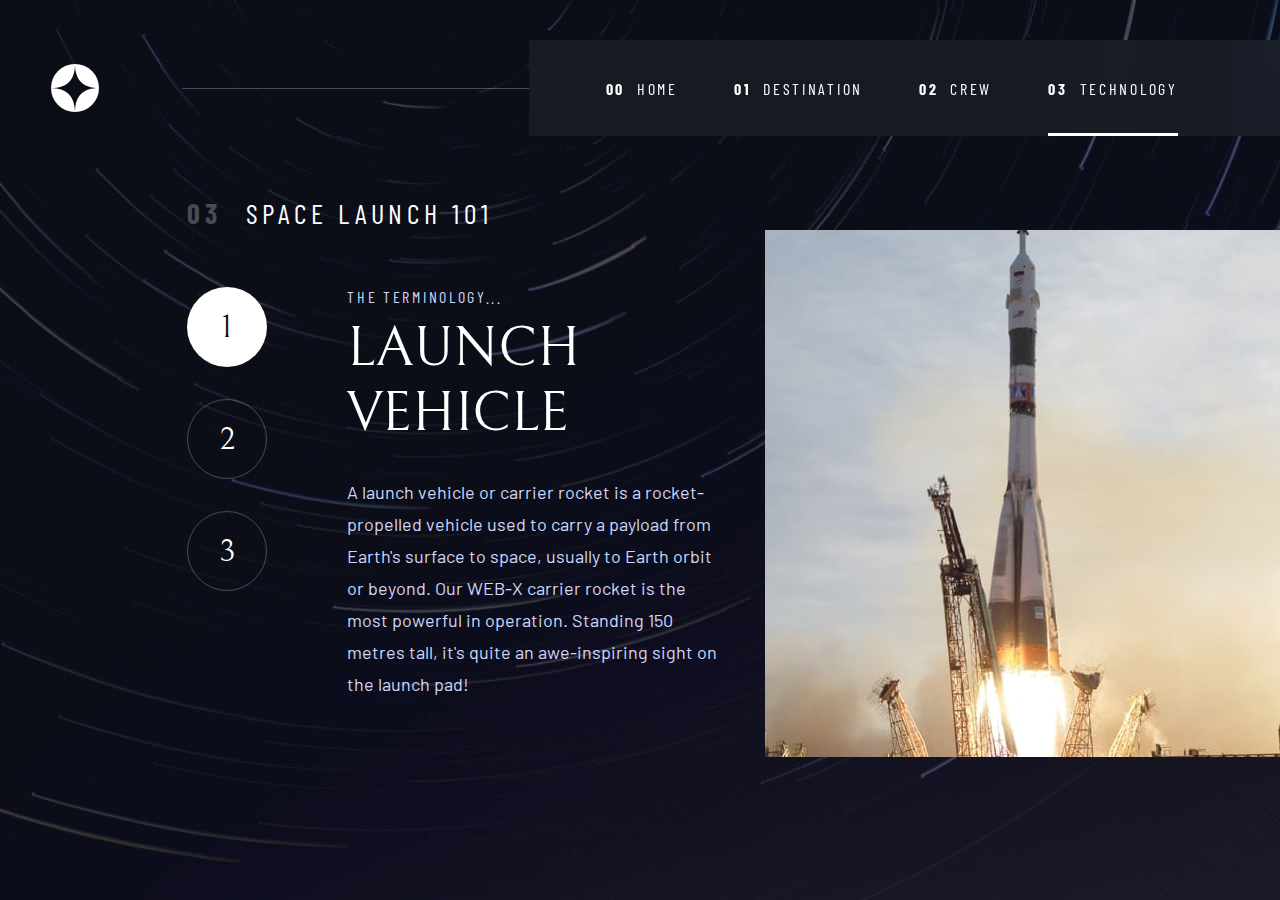
<file: technology-vehicle.html>
<!DOCTYPE html>
<html lang="en">

<head>
    <meta charset="UTF-8">
    <meta name="viewport" content="width=device-width, initial-scale=1.0">
    <link rel="icon" type="image/x-icon" href="assets/favicon.ico" />
    <title>Space tourism website | Technology</title>
    <link rel="stylesheet" href="styles/technology.css">
</head>

<body>
    <header class="main-header">
        <a href="index.html" class="logo">
            <img src="assets/shared/logo.svg" alt="logo">
        </a>
        <nav class="navbar">
            <div class="navbar__toggle">
                <input type="checkbox" checked="false" />
                <span class="hamburger"></span>
                <ul class="sidebar__links nav__text">
                    <li class="link"><a href="index.html"><span class="number">00</span>Home</a></li>
                    <li class="link"><a href="destination-moon.html"><span class="number">01</span>Destination</a></li>
                    <li class="link"><a href="crew-commander.html"><span class="number">02</span>Crew</a></li>
                    <li class="link active"><a href="technology-vehicle.html"><span class="number">03</span>Technology</a></li>
                </ul>
            </div>
            <ul class="navbar__links nav__text">
                <li class="link"><a href="index.html"><span class="number">00</span>Home</a></li>
                <li class="link"><a href="destination-moon.html"><span class="number">01</span>Destination</a></li>
                <li class="link"><a href="crew-commander.html"><span class="number">02</span>Crew</a></li>
                <li class="link active"><a href="technology-vehicle.html"><span class="number">03</span>Technology</a></li>
            </ul>
        </nav>
    </header>
    <div class="content-wrapper">
        <main class="main-content">
            <h5 class="heading--5 title"><span class="number">03</span>Space launch 101</h5>
            <picture class="technology-image" alt="Launch vehicle">
                <source srcset="assets/technology/image-launch-vehicle-portrait.jpg" media="(min-width: 1200px)">
                <img srcset="assets/technology/image-launch-vehicle-landscape.jpg">
            </picture>
            <div class="left-panel">

                <nav class="slider-navigation">
                    <ul class="slider--2__items heading--4">
                        <li class="item active"><a href="technology-vehicle.html">1</a></li>
                        <li class="item"><a href="technology-spaceport.html">2</a></li>
                        <li class="item"><a href="technology-capsule.html">3</a></li>
                    </ul>
                </nav>
                <section class="technology-info">
                    <h5 class="nav__text">The terminology...</h5>
                    <h3 class="heading--3">Launch vehicle</h3>
                    <p>
                        A launch vehicle or carrier rocket is a rocket-propelled vehicle used to carry a
                        payload from Earth's surface to space, usually to Earth orbit or beyond. Our
                        WEB-X carrier rocket is the most powerful in operation. Standing 150 metres tall,
                        it's quite an awe-inspiring sight on the launch pad!
                    </p>
                </section>
            </div>
        </main>
    </div>
</body>

</html>
</file>
<file: styles/home.css>
/** COLOR **/
/** TYPOGRAPHY **/
/** BREAKPOINTS **/
/* https://piccalil.li/blog/a-modern-css-reset/ */
/* Box sizing rules */
@import url("https://fonts.googleapis.com/css2?family=Barlow&family=Barlow+Condensed&family=Bellefair&display=swap");
*,
*::before,
*::after {
  box-sizing: border-box;
}

/* Remove default margin */
body,
h1,
h2,
h3,
h4,
h5,
p,
figure,
blockquote,
dl,
dd {
  margin: 0;
}

/* Remove list styles on ul, ol elements with a list role, which suggests default styling will be removed */
ul[role=list],
ol[role=list] {
  list-style: none;
}

/* Set core root defaults */
html:focus-within {
  scroll-behavior: smooth;
}

/* Set core body defaults */
body {
  min-height: 100vh;
  text-rendering: optimizeSpeed;
}

/* A elements that don't have a class get default styles */
a:not([class]) {
  -webkit-text-decoration-skip: ink;
          text-decoration-skip-ink: auto;
}

/* Make images easier to work with */
img,
picture {
  max-width: 100%;
  display: block;
}

/* Inherit fonts for inputs and buttons */
input,
button,
textarea,
select {
  font: inherit;
}

/* Remove all animations, transitions and smooth scroll for people that prefer not to see them */
@media (prefers-reduced-motion: reduce) {
  html:focus-within {
    scroll-behavior: auto;
  }
  *,
*::before,
*::after {
    -webkit-animation-duration: 0.01ms !important;
            animation-duration: 0.01ms !important;
    -webkit-animation-iteration-count: 1 !important;
            animation-iteration-count: 1 !important;
    transition-duration: 0.01ms !important;
    scroll-behavior: auto !important;
  }
}
/** Headings **/
h1.heading--1 {
  font-family: "Bellefair", serif;
  font-size: 80px;
}
@media (min-width: 650px) {
  h1.heading--1 {
    font-size: 150px;
  }
}

h2.heading--2 {
  font-family: "Bellefair", serif;
  font-size: 56px;
}
@media (min-width: 650px) {
  h2.heading--2 {
    font-size: 80px;
  }
}
@media (min-width: 1200px) {
  h2.heading--2 {
    font-size: 100px;
  }
}

h3.heading--3 {
  font-family: "Bellefair", serif;
  font-size: 24px;
}
@media (min-width: 650px) {
  h3.heading--3 {
    font-size: 40px;
  }
}
@media (min-width: 1200px) {
  h3.heading--3 {
    font-size: 56px;
  }
}

.heading--4 {
  font-family: "Bellefair", serif;
  font-size: 16px;
}
@media (min-width: 650px) {
  .heading--4 {
    font-size: 24px;
  }
}
@media (min-width: 1200px) {
  .heading--4 {
    font-size: 32px;
  }
}

.heading--5 {
  font-family: "Barlow Condensed", sans-serif;
  font-size: 16px;
  letter-spacing: 2.7px;
}
@media (min-width: 650px) {
  .heading--5 {
    font-size: 20px;
    letter-spacing: 3.5px;
  }
}
@media (min-width: 1200px) {
  .heading--5 {
    font-size: 28px;
    letter-spacing: 4.75px;
  }
}

/** Subheadings **/
h1.subheading--1 {
  font-family: "Bellefair", serif;
  font-size: 28px;
}

h2.subheading--2 {
  font-family: "Barlow Condensed", sans-serif;
  font-size: 14px;
  letter-spacing: 2.35px;
}

/** Other **/
h1, h2, h3, h4, h5 {
  font-weight: 400;
  text-transform: uppercase;
}

.nav__text {
  font-family: "Barlow Condensed", sans-serif;
  font-size: 14px;
  letter-spacing: 2.36px;
  text-transform: uppercase;
}
@media (min-width: 1200px) {
  .nav__text {
    font-size: 16px;
    letter-spacing: 2.7px;
  }
}

p {
  font-family: "Barlow", sans-serif;
  font-size: 15px;
  line-height: 25px;
}
@media (min-width: 650px) {
  p {
    font-size: 16px;
    line-height: 28px;
  }
}
@media (min-width: 1200px) {
  p {
    font-size: 18px;
    line-height: 32px;
  }
}

body {
  background-color: #0B0D17;
  background-position: top center;
  background-size: cover;
  color: #FFFFFF;
  overflow-x: hidden;
}

p {
  word-wrap: break-word;
  color: #D0D6F9;
}

.main-content {
  display: grid;
  text-align: center;
}
@media (min-width: 1200px) {
  .main-content {
    text-align: start;
  }
}

.title {
  color: #FFFFFF;
  margin-bottom: 32px;
}
@media (min-width: 650px) {
  .title {
    justify-self: self-start;
    margin-block: 40px 60px;
  }
}
@media (min-width: 1200px) {
  .title {
    margin-block: 20px 80px;
  }
}
.title .number {
  font-weight: 700;
  margin-right: 16px;
  opacity: 0.25;
}
@media (min-width: 1200px) {
  .title .number {
    margin-right: 24px;
  }
}

.divider {
  width: 100%;
  height: 1px;
  border: none;
  background-color: #383B4B;
}

::-webkit-scrollbar {
  display: none;
}

.main-header {
  display: flex;
  justify-content: space-between;
  align-items: stretch;
}
@media (min-width: 1200px) {
  .main-header {
    padding: 40px 0;
  }
  .main-header::after {
    content: "";
    position: relative;
    align-self: center;
    order: 1;
    top: 0;
    right: -2rem;
    height: 1px;
    width: 100%;
    background: rgba(255, 255, 255, 0.25);
  }
}

.main-header .logo {
  flex-shrink: 0;
  order: 0;
  margin: 24px clamp(24px, 4vw, 64px);
}
.main-header .logo > img {
  width: 36px;
}
@media (min-width: 650px) {
  .main-header .logo > img {
    width: 48px;
  }
}

.navbar {
  order: 2;
  display: flex;
  align-items: stretch;
}
@media (min-width: 650px) {
  .navbar {
    padding-inline: clamp(3rem, 7vw, 7rem);
    background-color: rgba(255, 255, 255, 0.05);
    -webkit-backdrop-filter: blur(32px);
            backdrop-filter: blur(32px);
  }
}
@media (min-width: 1200px) {
  .navbar {
    padding-inline: clamp(3rem, 6vw, 7rem) clamp(3rem, 8vw, 7rem);
  }
}

.navbar__links {
  display: none;
  list-style: none;
  margin: 0;
  padding: 0;
}
@media (min-width: 650px) {
  .navbar__links {
    display: flex;
    justify-content: center;
    align-items: stretch;
    gap: clamp(1.5rem, 5vw, 3.5rem);
  }
}

.navbar__links .link {
  display: flex;
  align-items: stretch;
  padding-top: 3px;
  border-bottom: 3px solid transparent;
}
.navbar__links .link a {
  display: flex;
  align-items: center;
  text-decoration: none;
  color: inherit;
}
.navbar__links .link a .number {
  font-weight: 700;
  margin-right: 12px;
}
@media (min-width: 650px) {
  .navbar__links .link a .number {
    display: none;
  }
}
@media (min-width: 1200px) {
  .navbar__links .link a .number {
    display: inline;
  }
}
.navbar__links .link:hover {
  border-bottom-color: rgba(255, 255, 255, 0.5);
}
.navbar__links .link.active {
  border-bottom-color: #FFFFFF;
}

.navbar__toggle {
  width: 24px;
  position: relative;
  display: flex;
  margin: 30px;
  cursor: pointer;
  /*
  * And let's slide it in from the left
  */
}
@media (min-width: 650px) {
  .navbar__toggle {
    display: none;
  }
}
.navbar__toggle input[type=checkbox] {
  position: absolute;
  top: 0;
  left: 0;
  width: 24px;
  height: 24px;
  margin: 0;
  opacity: 0;
  z-index: 2;
}
.navbar__toggle .hamburger {
  position: absolute;
  top: 0;
  left: 0;
  background-image: url("../assets/shared/icon-close.svg");
  width: 24px;
  height: 24px;
  background-repeat: no-repeat;
  pointer-events: none;
  z-index: 2;
}
.navbar__toggle input[type=checkbox]:checked ~ .hamburger {
  background-image: url("../assets/shared/icon-hamburger.svg");
}
.navbar__toggle .sidebar__links {
  position: absolute;
  width: 250px;
  margin: -100px 0 0 56px;
  height: calc(100vh + 100px);
  padding: 50px 4px;
  padding-top: 160px;
  z-index: 1;
  background: rgba(255, 255, 255, 0.04);
  -webkit-backdrop-filter: blur(32px);
          backdrop-filter: blur(32px);
  list-style-type: none;
  -webkit-font-smoothing: antialiased;
  transform-origin: 0% 0%;
  transform: translate(-100%, 0);
  transition: transform 0.5s cubic-bezier(0.77, 0.2, 0.05, 1);
}
.navbar__toggle .sidebar__links .link a {
  display: block;
  padding: 10px 20px;
  border-right: 2px solid transparent;
  text-decoration: none;
  color: #FFFFFF;
}
.navbar__toggle .sidebar__links .link a a:hover {
  border-right-color: rgba(255, 255, 255, 0.5);
}
.navbar__toggle .sidebar__links .link a .number {
  font-weight: 700;
  margin-right: 12px;
}
.navbar__toggle .sidebar__links .link.active a {
  border-right-color: #FFFFFF;
}
.navbar__toggle input:checked ~ ul {
  transform: none;
}

.action-btn {
  position: relative;
  display: flex;
  align-items: center;
  width: -webkit-fit-content;
  width: -moz-fit-content;
  width: fit-content;
  margin: 2.75rem;
  padding-inline: 32px;
  background-color: #FFFFFF;
  text-decoration: none;
  color: #0B0D17;
  aspect-ratio: 1;
  border-radius: 50%;
  cursor: pointer;
}
@media (min-width: 650px) {
  .action-btn {
    margin: 4.25rem;
    padding-inline: 48px;
  }
}
@media (min-width: 1200px) {
  .action-btn {
    margin: 4.75rem;
    padding-inline: 64px;
  }
}
.action-btn::after {
  content: "";
  position: absolute;
  top: 0;
  left: 0;
  width: 100%;
  aspect-ratio: 1;
  border-radius: 50%;
  background-color: #FFFFFF;
  opacity: 0;
  transition: all 0.3s ease-in-out;
}
.action-btn:hover::after {
  opacity: 0.1;
  transform: scale(1.6);
}

body {
  background-image: url("../assets/home/background-home-mobile.jpg");
}
@media (min-width: 650px) {
  body {
    background-image: url("../assets/home/background-home-tablet.jpg");
  }
}
@media (min-width: 1200px) {
  body {
    background-image: url("../assets/home/background-home-desktop.jpg");
  }
}

.main-content {
  grid-template-columns: 1fr;
}
@media (min-width: 1200px) {
  .main-content {
    grid-template-columns: 1fr 1fr;
    grid-template-rows: 1fr;
    max-width: 1200px;
    margin: auto;
  }
}

.info-container {
  display: flex;
  flex-direction: column;
  align-items: center;
  padding-inline: 24px;
}
@media (min-width: 650px) {
  .info-container {
    padding: 48px;
  }
}
@media (min-width: 1200px) {
  .info-container {
    align-items: flex-start;
  }
}
.info-container h5 {
  color: #D0D6F9;
  padding-block: 2rem;
}
.info-container p {
  margin-top: 24px;
}
@media (min-width: 650px) {
  .info-container p {
    max-width: 444px;
  }
}
@media (min-width: 1200px) {
  .info-container p {
    max-width: 450px;
  }
}

.action-container {
  display: flex;
  flex-direction: column;
  justify-content: center;
  align-items: center;
  padding: 24px;
}
@media (min-width: 650px) {
  .action-container {
    padding: 48px;
  }
}
@media (min-width: 1200px) {
  .action-container {
    padding: 48px;
    justify-content: end;
    align-items: flex-end;
  }
  .action-container .action-btn {
    margin-right: 0;
    margin-bottom: 0;
  }
}
</file>
<file: styles/crew.css>
/** COLOR **/
/** TYPOGRAPHY **/
/** BREAKPOINTS **/
/* https://piccalil.li/blog/a-modern-css-reset/ */
/* Box sizing rules */
@import url("https://fonts.googleapis.com/css2?family=Barlow&family=Barlow+Condensed&family=Bellefair&display=swap");
*,
*::before,
*::after {
  box-sizing: border-box;
}

/* Remove default margin */
body,
h1,
h2,
h3,
h4,
h5,
p,
figure,
blockquote,
dl,
dd {
  margin: 0;
}

/* Remove list styles on ul, ol elements with a list role, which suggests default styling will be removed */
ul[role=list],
ol[role=list] {
  list-style: none;
}

/* Set core root defaults */
html:focus-within {
  scroll-behavior: smooth;
}

/* Set core body defaults */
body {
  min-height: 100vh;
  text-rendering: optimizeSpeed;
}

/* A elements that don't have a class get default styles */
a:not([class]) {
  -webkit-text-decoration-skip: ink;
          text-decoration-skip-ink: auto;
}

/* Make images easier to work with */
img,
picture {
  max-width: 100%;
  display: block;
}

/* Inherit fonts for inputs and buttons */
input,
button,
textarea,
select {
  font: inherit;
}

/* Remove all animations, transitions and smooth scroll for people that prefer not to see them */
@media (prefers-reduced-motion: reduce) {
  html:focus-within {
    scroll-behavior: auto;
  }
  *,
*::before,
*::after {
    -webkit-animation-duration: 0.01ms !important;
            animation-duration: 0.01ms !important;
    -webkit-animation-iteration-count: 1 !important;
            animation-iteration-count: 1 !important;
    transition-duration: 0.01ms !important;
    scroll-behavior: auto !important;
  }
}
/** Headings **/
h1.heading--1 {
  font-family: "Bellefair", serif;
  font-size: 80px;
}
@media (min-width: 650px) {
  h1.heading--1 {
    font-size: 150px;
  }
}

h2.heading--2 {
  font-family: "Bellefair", serif;
  font-size: 56px;
}
@media (min-width: 650px) {
  h2.heading--2 {
    font-size: 80px;
  }
}
@media (min-width: 1200px) {
  h2.heading--2 {
    font-size: 100px;
  }
}

h3.heading--3 {
  font-family: "Bellefair", serif;
  font-size: 24px;
}
@media (min-width: 650px) {
  h3.heading--3 {
    font-size: 40px;
  }
}
@media (min-width: 1200px) {
  h3.heading--3 {
    font-size: 56px;
  }
}

.heading--4 {
  font-family: "Bellefair", serif;
  font-size: 16px;
}
@media (min-width: 650px) {
  .heading--4 {
    font-size: 24px;
  }
}
@media (min-width: 1200px) {
  .heading--4 {
    font-size: 32px;
  }
}

.heading--5 {
  font-family: "Barlow Condensed", sans-serif;
  font-size: 16px;
  letter-spacing: 2.7px;
}
@media (min-width: 650px) {
  .heading--5 {
    font-size: 20px;
    letter-spacing: 3.5px;
  }
}
@media (min-width: 1200px) {
  .heading--5 {
    font-size: 28px;
    letter-spacing: 4.75px;
  }
}

/** Subheadings **/
h1.subheading--1 {
  font-family: "Bellefair", serif;
  font-size: 28px;
}

h2.subheading--2 {
  font-family: "Barlow Condensed", sans-serif;
  font-size: 14px;
  letter-spacing: 2.35px;
}

/** Other **/
h1, h2, h3, h4, h5 {
  font-weight: 400;
  text-transform: uppercase;
}

.nav__text {
  font-family: "Barlow Condensed", sans-serif;
  font-size: 14px;
  letter-spacing: 2.36px;
  text-transform: uppercase;
}
@media (min-width: 1200px) {
  .nav__text {
    font-size: 16px;
    letter-spacing: 2.7px;
  }
}

p {
  font-family: "Barlow", sans-serif;
  font-size: 15px;
  line-height: 25px;
}
@media (min-width: 650px) {
  p {
    font-size: 16px;
    line-height: 28px;
  }
}
@media (min-width: 1200px) {
  p {
    font-size: 18px;
    line-height: 32px;
  }
}

body {
  background-color: #0B0D17;
  background-position: top center;
  background-size: cover;
  color: #FFFFFF;
  overflow-x: hidden;
}

p {
  word-wrap: break-word;
  color: #D0D6F9;
}

.main-content {
  display: grid;
  text-align: center;
}
@media (min-width: 1200px) {
  .main-content {
    text-align: start;
  }
}

.title {
  color: #FFFFFF;
  margin-bottom: 32px;
}
@media (min-width: 650px) {
  .title {
    justify-self: self-start;
    margin-block: 40px 60px;
  }
}
@media (min-width: 1200px) {
  .title {
    margin-block: 20px 80px;
  }
}
.title .number {
  font-weight: 700;
  margin-right: 16px;
  opacity: 0.25;
}
@media (min-width: 1200px) {
  .title .number {
    margin-right: 24px;
  }
}

.divider {
  width: 100%;
  height: 1px;
  border: none;
  background-color: #383B4B;
}

::-webkit-scrollbar {
  display: none;
}

/** Slider 1 **/
.slider--1__items {
  display: flex;
  justify-content: center;
  align-items: stretch;
  gap: 16px;
  padding: 0;
  margin: 0;
  list-style: none;
  color: #D0D6F9;
}
@media (min-width: 1200px) {
  .slider--1__items {
    justify-content: start;
    gap: 24px;
  }
}

.slider--1__items .item {
  display: flex;
  cursor: pointer;
}
.slider--1__items .item a {
  text-decoration: none;
  width: 10px;
  aspect-ratio: 1;
  border-radius: 50%;
  background-color: rgba(255, 255, 255, 0.175);
}
@media (min-width: 1200px) {
  .slider--1__items .item a {
    width: 16px;
  }
}
.slider--1__items .item a:hover {
  background-color: rgba(255, 255, 255, 0.5);
}
.slider--1__items .item.active a {
  background-color: #FFFFFF;
}

/** Slider 2 **/
.slider--2__items {
  display: flex;
  justify-content: center;
  align-items: center;
  gap: 16px;
  padding: 0;
  margin: 0;
  list-style: none;
  color: #D0D6F9;
}
@media (min-width: 1200px) {
  .slider--2__items {
    flex-direction: column;
    gap: 32px;
  }
}

.slider--2__items .item {
  display: flex;
  cursor: pointer;
}
.slider--2__items .item a {
  display: flex;
  justify-content: center;
  align-items: center;
  text-decoration: none;
  color: #FFFFFF;
  width: 40px;
  aspect-ratio: 1;
  border-radius: 50%;
  border: 1px solid rgba(255, 255, 255, 0.25);
  background-color: transparent;
}
@media (min-width: 650px) {
  .slider--2__items .item a {
    width: 56px;
  }
}
@media (min-width: 1200px) {
  .slider--2__items .item a {
    width: 80px;
  }
}
.slider--2__items .item a:hover {
  border-color: #FFFFFF;
}
.slider--2__items .item.active a {
  color: #0B0D17;
  background-color: #FFFFFF;
}

.main-header {
  display: flex;
  justify-content: space-between;
  align-items: stretch;
}
@media (min-width: 1200px) {
  .main-header {
    padding: 40px 0;
  }
  .main-header::after {
    content: "";
    position: relative;
    align-self: center;
    order: 1;
    top: 0;
    right: -2rem;
    height: 1px;
    width: 100%;
    background: rgba(255, 255, 255, 0.25);
  }
}

.main-header .logo {
  flex-shrink: 0;
  order: 0;
  margin: 24px clamp(24px, 4vw, 64px);
}
.main-header .logo > img {
  width: 36px;
}
@media (min-width: 650px) {
  .main-header .logo > img {
    width: 48px;
  }
}

.navbar {
  order: 2;
  display: flex;
  align-items: stretch;
}
@media (min-width: 650px) {
  .navbar {
    padding-inline: clamp(3rem, 7vw, 7rem);
    background-color: rgba(255, 255, 255, 0.05);
    -webkit-backdrop-filter: blur(32px);
            backdrop-filter: blur(32px);
  }
}
@media (min-width: 1200px) {
  .navbar {
    padding-inline: clamp(3rem, 6vw, 7rem) clamp(3rem, 8vw, 7rem);
  }
}

.navbar__links {
  display: none;
  list-style: none;
  margin: 0;
  padding: 0;
}
@media (min-width: 650px) {
  .navbar__links {
    display: flex;
    justify-content: center;
    align-items: stretch;
    gap: clamp(1.5rem, 5vw, 3.5rem);
  }
}

.navbar__links .link {
  display: flex;
  align-items: stretch;
  padding-top: 3px;
  border-bottom: 3px solid transparent;
}
.navbar__links .link a {
  display: flex;
  align-items: center;
  text-decoration: none;
  color: inherit;
}
.navbar__links .link a .number {
  font-weight: 700;
  margin-right: 12px;
}
@media (min-width: 650px) {
  .navbar__links .link a .number {
    display: none;
  }
}
@media (min-width: 1200px) {
  .navbar__links .link a .number {
    display: inline;
  }
}
.navbar__links .link:hover {
  border-bottom-color: rgba(255, 255, 255, 0.5);
}
.navbar__links .link.active {
  border-bottom-color: #FFFFFF;
}

.navbar__toggle {
  width: 24px;
  position: relative;
  display: flex;
  margin: 30px;
  cursor: pointer;
  /*
  * And let's slide it in from the left
  */
}
@media (min-width: 650px) {
  .navbar__toggle {
    display: none;
  }
}
.navbar__toggle input[type=checkbox] {
  position: absolute;
  top: 0;
  left: 0;
  width: 24px;
  height: 24px;
  margin: 0;
  opacity: 0;
  z-index: 2;
}
.navbar__toggle .hamburger {
  position: absolute;
  top: 0;
  left: 0;
  background-image: url("../assets/shared/icon-close.svg");
  width: 24px;
  height: 24px;
  background-repeat: no-repeat;
  pointer-events: none;
  z-index: 2;
}
.navbar__toggle input[type=checkbox]:checked ~ .hamburger {
  background-image: url("../assets/shared/icon-hamburger.svg");
}
.navbar__toggle .sidebar__links {
  position: absolute;
  width: 250px;
  margin: -100px 0 0 56px;
  height: calc(100vh + 100px);
  padding: 50px 4px;
  padding-top: 160px;
  z-index: 1;
  background: rgba(255, 255, 255, 0.04);
  -webkit-backdrop-filter: blur(32px);
          backdrop-filter: blur(32px);
  list-style-type: none;
  -webkit-font-smoothing: antialiased;
  transform-origin: 0% 0%;
  transform: translate(-100%, 0);
  transition: transform 0.5s cubic-bezier(0.77, 0.2, 0.05, 1);
}
.navbar__toggle .sidebar__links .link a {
  display: block;
  padding: 10px 20px;
  border-right: 2px solid transparent;
  text-decoration: none;
  color: #FFFFFF;
}
.navbar__toggle .sidebar__links .link a a:hover {
  border-right-color: rgba(255, 255, 255, 0.5);
}
.navbar__toggle .sidebar__links .link a .number {
  font-weight: 700;
  margin-right: 12px;
}
.navbar__toggle .sidebar__links .link.active a {
  border-right-color: #FFFFFF;
}
.navbar__toggle input:checked ~ ul {
  transform: none;
}

body {
  background-image: url("../assets/crew/background-crew-mobile.jpg");
}
@media (min-width: 650px) {
  body {
    background-image: url("../assets/crew/background-crew-tablet.jpg");
  }
}
@media (min-width: 1200px) {
  body {
    background-image: url("../assets/crew/background-crew-desktop.jpg");
  }
}

.main-content {
  grid-template-columns: 1fr;
  justify-items: center;
  padding-inline: 24px;
}
@media (min-width: 650px) {
  .main-content {
    padding-inline: 36px;
  }
}
@media (min-width: 1200px) {
  .main-content {
    grid-template-areas: "title img" "content img" "nav img";
    grid-template-columns: 8fr 6fr;
    grid-column-gap: 80px;
    justify-items: start;
    margin: auto;
    padding-left: 80px;
    max-width: 1280px;
  }
}

@media (min-width: 650px) {
  .title {
    order: 1;
  }
}
@media (min-width: 1200px) {
  .title {
    grid-area: title;
  }
}

.crew-image {
  width: 180px;
  flex-grow: 0;
}
@media (min-width: 650px) {
  .crew-image {
    order: 4;
    width: 450px;
  }
}
@media (min-width: 1200px) {
  .crew-image {
    margin-top: 32px;
    width: 560px;
    justify-self: end;
    align-self: end;
    grid-area: img;
  }
}
.crew-image.crew-specialist__image {
  width: 150px;
}
@media (min-width: 650px) {
  .crew-image.crew-specialist__image {
    width: 360px;
  }
}
@media (min-width: 1200px) {
  .crew-image.crew-specialist__image {
    width: 450px;
  }
}

.slider-navigation {
  margin-block: 32px;
}
@media (min-width: 650px) {
  .slider-navigation {
    order: 3;
    margin-block: 40px;
  }
}
@media (min-width: 1200px) {
  .slider-navigation {
    width: 400px;
    margin-block: 160px 60px;
    grid-area: nav;
  }
}

@media (min-width: 650px) {
  .crew-info {
    padding-inline: 119px;
  }
}
@media (min-width: 1200px) {
  .crew-info {
    padding-inline: 0;
  }
}
.crew-info h4 {
  color: rgba(255, 255, 255, 0.5);
  margin-bottom: 8px;
}
@media (min-width: 1200px) {
  .crew-info h4 {
    margin-bottom: 15px;
  }
}
.crew-info h3 {
  margin-bottom: 16px;
}
@media (min-width: 1200px) {
  .crew-info h3 {
    margin-bottom: 30px;
  }
}
.crew-info p {
  margin-bottom: 40px;
}
@media (min-width: 650px) {
  .crew-info {
    order: 2;
  }
  .crew-info p {
    margin-bottom: 0;
  }
}
@media (min-width: 1200px) {
  .crew-info {
    grid-area: content;
  }
  .crew-info p {
    max-width: 450px;
  }
}

.divider {
  margin: 0;
}
@media (min-width: 650px) {
  .divider {
    display: none;
  }
}
</file>
<file: styles/destination.css>
/** COLOR **/
/** TYPOGRAPHY **/
/** BREAKPOINTS **/
/* https://piccalil.li/blog/a-modern-css-reset/ */
/* Box sizing rules */
@import url("https://fonts.googleapis.com/css2?family=Barlow&family=Barlow+Condensed&family=Bellefair&display=swap");
*,
*::before,
*::after {
  box-sizing: border-box;
}

/* Remove default margin */
body,
h1,
h2,
h3,
h4,
h5,
p,
figure,
blockquote,
dl,
dd {
  margin: 0;
}

/* Remove list styles on ul, ol elements with a list role, which suggests default styling will be removed */
ul[role=list],
ol[role=list] {
  list-style: none;
}

/* Set core root defaults */
html:focus-within {
  scroll-behavior: smooth;
}

/* Set core body defaults */
body {
  min-height: 100vh;
  text-rendering: optimizeSpeed;
}

/* A elements that don't have a class get default styles */
a:not([class]) {
  -webkit-text-decoration-skip: ink;
          text-decoration-skip-ink: auto;
}

/* Make images easier to work with */
img,
picture {
  max-width: 100%;
  display: block;
}

/* Inherit fonts for inputs and buttons */
input,
button,
textarea,
select {
  font: inherit;
}

/* Remove all animations, transitions and smooth scroll for people that prefer not to see them */
@media (prefers-reduced-motion: reduce) {
  html:focus-within {
    scroll-behavior: auto;
  }
  *,
*::before,
*::after {
    -webkit-animation-duration: 0.01ms !important;
            animation-duration: 0.01ms !important;
    -webkit-animation-iteration-count: 1 !important;
            animation-iteration-count: 1 !important;
    transition-duration: 0.01ms !important;
    scroll-behavior: auto !important;
  }
}
/** Headings **/
h1.heading--1 {
  font-family: "Bellefair", serif;
  font-size: 80px;
}
@media (min-width: 650px) {
  h1.heading--1 {
    font-size: 150px;
  }
}

h2.heading--2 {
  font-family: "Bellefair", serif;
  font-size: 56px;
}
@media (min-width: 650px) {
  h2.heading--2 {
    font-size: 80px;
  }
}
@media (min-width: 1200px) {
  h2.heading--2 {
    font-size: 100px;
  }
}

h3.heading--3 {
  font-family: "Bellefair", serif;
  font-size: 24px;
}
@media (min-width: 650px) {
  h3.heading--3 {
    font-size: 40px;
  }
}
@media (min-width: 1200px) {
  h3.heading--3 {
    font-size: 56px;
  }
}

.heading--4 {
  font-family: "Bellefair", serif;
  font-size: 16px;
}
@media (min-width: 650px) {
  .heading--4 {
    font-size: 24px;
  }
}
@media (min-width: 1200px) {
  .heading--4 {
    font-size: 32px;
  }
}

.heading--5 {
  font-family: "Barlow Condensed", sans-serif;
  font-size: 16px;
  letter-spacing: 2.7px;
}
@media (min-width: 650px) {
  .heading--5 {
    font-size: 20px;
    letter-spacing: 3.5px;
  }
}
@media (min-width: 1200px) {
  .heading--5 {
    font-size: 28px;
    letter-spacing: 4.75px;
  }
}

/** Subheadings **/
h1.subheading--1 {
  font-family: "Bellefair", serif;
  font-size: 28px;
}

h2.subheading--2 {
  font-family: "Barlow Condensed", sans-serif;
  font-size: 14px;
  letter-spacing: 2.35px;
}

/** Other **/
h1, h2, h3, h4, h5 {
  font-weight: 400;
  text-transform: uppercase;
}

.nav__text {
  font-family: "Barlow Condensed", sans-serif;
  font-size: 14px;
  letter-spacing: 2.36px;
  text-transform: uppercase;
}
@media (min-width: 1200px) {
  .nav__text {
    font-size: 16px;
    letter-spacing: 2.7px;
  }
}

p {
  font-family: "Barlow", sans-serif;
  font-size: 15px;
  line-height: 25px;
}
@media (min-width: 650px) {
  p {
    font-size: 16px;
    line-height: 28px;
  }
}
@media (min-width: 1200px) {
  p {
    font-size: 18px;
    line-height: 32px;
  }
}

body {
  background-color: #0B0D17;
  background-position: top center;
  background-size: cover;
  color: #FFFFFF;
  overflow-x: hidden;
}

p {
  word-wrap: break-word;
  color: #D0D6F9;
}

.main-content {
  display: grid;
  text-align: center;
}
@media (min-width: 1200px) {
  .main-content {
    text-align: start;
  }
}

.title {
  color: #FFFFFF;
  margin-bottom: 32px;
}
@media (min-width: 650px) {
  .title {
    justify-self: self-start;
    margin-block: 40px 60px;
  }
}
@media (min-width: 1200px) {
  .title {
    margin-block: 20px 80px;
  }
}
.title .number {
  font-weight: 700;
  margin-right: 16px;
  opacity: 0.25;
}
@media (min-width: 1200px) {
  .title .number {
    margin-right: 24px;
  }
}

.divider {
  width: 100%;
  height: 1px;
  border: none;
  background-color: #383B4B;
}

::-webkit-scrollbar {
  display: none;
}

.tabs {
  display: flex;
  justify-content: center;
  align-items: stretch;
  gap: clamp(26px, 3vw, 36px);
  padding: 0;
  margin: 0;
  list-style: none;
  color: #D0D6F9;
}
@media (min-width: 1200px) {
  .tabs {
    justify-content: flex-start;
  }
}

.tab {
  display: flex;
  align-items: stretch;
  border-bottom: 3px solid transparent;
}
.tab a {
  text-decoration: none;
  color: inherit;
  padding-bottom: 12px;
}
.tab:hover {
  border-bottom-color: rgba(255, 255, 255, 0.5);
}
.tab.active {
  color: #FFFFFF;
  border-bottom-color: #FFFFFF;
}

.main-header {
  display: flex;
  justify-content: space-between;
  align-items: stretch;
}
@media (min-width: 1200px) {
  .main-header {
    padding: 40px 0;
  }
  .main-header::after {
    content: "";
    position: relative;
    align-self: center;
    order: 1;
    top: 0;
    right: -2rem;
    height: 1px;
    width: 100%;
    background: rgba(255, 255, 255, 0.25);
  }
}

.main-header .logo {
  flex-shrink: 0;
  order: 0;
  margin: 24px clamp(24px, 4vw, 64px);
}
.main-header .logo > img {
  width: 36px;
}
@media (min-width: 650px) {
  .main-header .logo > img {
    width: 48px;
  }
}

.navbar {
  order: 2;
  display: flex;
  align-items: stretch;
}
@media (min-width: 650px) {
  .navbar {
    padding-inline: clamp(3rem, 7vw, 7rem);
    background-color: rgba(255, 255, 255, 0.05);
    -webkit-backdrop-filter: blur(32px);
            backdrop-filter: blur(32px);
  }
}
@media (min-width: 1200px) {
  .navbar {
    padding-inline: clamp(3rem, 6vw, 7rem) clamp(3rem, 8vw, 7rem);
  }
}

.navbar__links {
  display: none;
  list-style: none;
  margin: 0;
  padding: 0;
}
@media (min-width: 650px) {
  .navbar__links {
    display: flex;
    justify-content: center;
    align-items: stretch;
    gap: clamp(1.5rem, 5vw, 3.5rem);
  }
}

.navbar__links .link {
  display: flex;
  align-items: stretch;
  padding-top: 3px;
  border-bottom: 3px solid transparent;
}
.navbar__links .link a {
  display: flex;
  align-items: center;
  text-decoration: none;
  color: inherit;
}
.navbar__links .link a .number {
  font-weight: 700;
  margin-right: 12px;
}
@media (min-width: 650px) {
  .navbar__links .link a .number {
    display: none;
  }
}
@media (min-width: 1200px) {
  .navbar__links .link a .number {
    display: inline;
  }
}
.navbar__links .link:hover {
  border-bottom-color: rgba(255, 255, 255, 0.5);
}
.navbar__links .link.active {
  border-bottom-color: #FFFFFF;
}

.navbar__toggle {
  width: 24px;
  position: relative;
  display: flex;
  margin: 30px;
  cursor: pointer;
  /*
  * And let's slide it in from the left
  */
}
@media (min-width: 650px) {
  .navbar__toggle {
    display: none;
  }
}
.navbar__toggle input[type=checkbox] {
  position: absolute;
  top: 0;
  left: 0;
  width: 24px;
  height: 24px;
  margin: 0;
  opacity: 0;
  z-index: 2;
}
.navbar__toggle .hamburger {
  position: absolute;
  top: 0;
  left: 0;
  background-image: url("../assets/shared/icon-close.svg");
  width: 24px;
  height: 24px;
  background-repeat: no-repeat;
  pointer-events: none;
  z-index: 2;
}
.navbar__toggle input[type=checkbox]:checked ~ .hamburger {
  background-image: url("../assets/shared/icon-hamburger.svg");
}
.navbar__toggle .sidebar__links {
  position: absolute;
  width: 250px;
  margin: -100px 0 0 56px;
  height: calc(100vh + 100px);
  padding: 50px 4px;
  padding-top: 160px;
  z-index: 1;
  background: rgba(255, 255, 255, 0.04);
  -webkit-backdrop-filter: blur(32px);
          backdrop-filter: blur(32px);
  list-style-type: none;
  -webkit-font-smoothing: antialiased;
  transform-origin: 0% 0%;
  transform: translate(-100%, 0);
  transition: transform 0.5s cubic-bezier(0.77, 0.2, 0.05, 1);
}
.navbar__toggle .sidebar__links .link a {
  display: block;
  padding: 10px 20px;
  border-right: 2px solid transparent;
  text-decoration: none;
  color: #FFFFFF;
}
.navbar__toggle .sidebar__links .link a a:hover {
  border-right-color: rgba(255, 255, 255, 0.5);
}
.navbar__toggle .sidebar__links .link a .number {
  font-weight: 700;
  margin-right: 12px;
}
.navbar__toggle .sidebar__links .link.active a {
  border-right-color: #FFFFFF;
}
.navbar__toggle input:checked ~ ul {
  transform: none;
}

body {
  background-image: url("../assets/destination/background-destination-mobile.jpg");
}
@media (min-width: 650px) {
  body {
    background-image: url("../assets/destination/background-destination-tablet.jpg");
  }
}
@media (min-width: 1200px) {
  body {
    background-image: url("../assets/destination/background-destination-desktop.jpg");
  }
}

.main-content {
  grid-template-columns: 1fr;
  justify-items: center;
  padding-inline: 24px;
}
@media (min-width: 650px) {
  .main-content {
    padding-inline: 100px;
  }
}
@media (min-width: 1200px) {
  .main-content {
    grid-template-areas: "title title" "img nav" "img content";
    grid-template-columns: 1fr 445px;
    grid-column-gap: 160px;
    justify-items: start;
    margin: auto;
    max-width: 1320px;
  }
}

@media (min-width: 1200px) {
  .title {
    grid-area: title;
  }
}

.destination-image {
  width: 170px;
}
@media (min-width: 650px) {
  .destination-image {
    width: 300px;
  }
}
@media (min-width: 1200px) {
  .destination-image {
    margin-top: 32px;
    width: 445px;
    justify-self: end;
    grid-area: img;
  }
}

.tab-navigation {
  margin-block: 24px 20px;
}
@media (min-width: 650px) {
  .tab-navigation {
    margin-block: 52px 32px;
  }
}
@media (min-width: 1200px) {
  .tab-navigation {
    width: 400px;
    -webkit-margin-before: 0;
            margin-block-start: 0;
    grid-area: nav;
  }
}

@media (min-width: 650px) {
  .destination-info h2 {
    margin-bottom: 8px;
  }
}
.destination-info p {
  margin-bottom: 32px;
}
@media (min-width: 650px) {
  .destination-info p {
    margin-bottom: 48px;
  }
}
@media (min-width: 1200px) {
  .destination-info {
    grid-area: content;
  }
}

.divider {
  margin-bottom: 32px;
}
@media (min-width: 650px) {
  .divider {
    margin-bottom: 28px;
  }
}

.stats-container {
  display: flex;
  flex-direction: column;
  gap: 32px;
  align-items: center;
  justify-content: center;
  padding: 0 24px;
  margin-bottom: 60px;
}
@media (min-width: 650px) {
  .stats-container {
    padding: 0 64px;
    flex-direction: row;
    gap: 80px;
  }
}
@media (min-width: 1200px) {
  .stats-container {
    padding: 0;
  }
}
.stats-container .stats-item h2 {
  color: #D0D6F9;
  margin-bottom: 12px;
}
</file>
<file: styles/technology.css>
/** COLOR **/
/** TYPOGRAPHY **/
/** BREAKPOINTS **/
/* https://piccalil.li/blog/a-modern-css-reset/ */
/* Box sizing rules */
@import url("https://fonts.googleapis.com/css2?family=Barlow&family=Barlow+Condensed&family=Bellefair&display=swap");
*,
*::before,
*::after {
  box-sizing: border-box;
}

/* Remove default margin */
body,
h1,
h2,
h3,
h4,
h5,
p,
figure,
blockquote,
dl,
dd {
  margin: 0;
}

/* Remove list styles on ul, ol elements with a list role, which suggests default styling will be removed */
ul[role=list],
ol[role=list] {
  list-style: none;
}

/* Set core root defaults */
html:focus-within {
  scroll-behavior: smooth;
}

/* Set core body defaults */
body {
  min-height: 100vh;
  text-rendering: optimizeSpeed;
}

/* A elements that don't have a class get default styles */
a:not([class]) {
  -webkit-text-decoration-skip: ink;
          text-decoration-skip-ink: auto;
}

/* Make images easier to work with */
img,
picture {
  max-width: 100%;
  display: block;
}

/* Inherit fonts for inputs and buttons */
input,
button,
textarea,
select {
  font: inherit;
}

/* Remove all animations, transitions and smooth scroll for people that prefer not to see them */
@media (prefers-reduced-motion: reduce) {
  html:focus-within {
    scroll-behavior: auto;
  }
  *,
*::before,
*::after {
    -webkit-animation-duration: 0.01ms !important;
            animation-duration: 0.01ms !important;
    -webkit-animation-iteration-count: 1 !important;
            animation-iteration-count: 1 !important;
    transition-duration: 0.01ms !important;
    scroll-behavior: auto !important;
  }
}
/** Headings **/
h1.heading--1 {
  font-family: "Bellefair", serif;
  font-size: 80px;
}
@media (min-width: 650px) {
  h1.heading--1 {
    font-size: 150px;
  }
}

h2.heading--2 {
  font-family: "Bellefair", serif;
  font-size: 56px;
}
@media (min-width: 650px) {
  h2.heading--2 {
    font-size: 80px;
  }
}
@media (min-width: 1200px) {
  h2.heading--2 {
    font-size: 100px;
  }
}

h3.heading--3 {
  font-family: "Bellefair", serif;
  font-size: 24px;
}
@media (min-width: 650px) {
  h3.heading--3 {
    font-size: 40px;
  }
}
@media (min-width: 1200px) {
  h3.heading--3 {
    font-size: 56px;
  }
}

.heading--4 {
  font-family: "Bellefair", serif;
  font-size: 16px;
}
@media (min-width: 650px) {
  .heading--4 {
    font-size: 24px;
  }
}
@media (min-width: 1200px) {
  .heading--4 {
    font-size: 32px;
  }
}

.heading--5 {
  font-family: "Barlow Condensed", sans-serif;
  font-size: 16px;
  letter-spacing: 2.7px;
}
@media (min-width: 650px) {
  .heading--5 {
    font-size: 20px;
    letter-spacing: 3.5px;
  }
}
@media (min-width: 1200px) {
  .heading--5 {
    font-size: 28px;
    letter-spacing: 4.75px;
  }
}

/** Subheadings **/
h1.subheading--1 {
  font-family: "Bellefair", serif;
  font-size: 28px;
}

h2.subheading--2 {
  font-family: "Barlow Condensed", sans-serif;
  font-size: 14px;
  letter-spacing: 2.35px;
}

/** Other **/
h1, h2, h3, h4, h5 {
  font-weight: 400;
  text-transform: uppercase;
}

.nav__text {
  font-family: "Barlow Condensed", sans-serif;
  font-size: 14px;
  letter-spacing: 2.36px;
  text-transform: uppercase;
}
@media (min-width: 1200px) {
  .nav__text {
    font-size: 16px;
    letter-spacing: 2.7px;
  }
}

p {
  font-family: "Barlow", sans-serif;
  font-size: 15px;
  line-height: 25px;
}
@media (min-width: 650px) {
  p {
    font-size: 16px;
    line-height: 28px;
  }
}
@media (min-width: 1200px) {
  p {
    font-size: 18px;
    line-height: 32px;
  }
}

body {
  background-color: #0B0D17;
  background-position: top center;
  background-size: cover;
  color: #FFFFFF;
  overflow-x: hidden;
}

p {
  word-wrap: break-word;
  color: #D0D6F9;
}

.main-content {
  display: grid;
  text-align: center;
}
@media (min-width: 1200px) {
  .main-content {
    text-align: start;
  }
}

.title {
  color: #FFFFFF;
  margin-bottom: 32px;
}
@media (min-width: 650px) {
  .title {
    justify-self: self-start;
    margin-block: 40px 60px;
  }
}
@media (min-width: 1200px) {
  .title {
    margin-block: 20px 80px;
  }
}
.title .number {
  font-weight: 700;
  margin-right: 16px;
  opacity: 0.25;
}
@media (min-width: 1200px) {
  .title .number {
    margin-right: 24px;
  }
}

.divider {
  width: 100%;
  height: 1px;
  border: none;
  background-color: #383B4B;
}

::-webkit-scrollbar {
  display: none;
}

/** Slider 1 **/
.slider--1__items {
  display: flex;
  justify-content: center;
  align-items: stretch;
  gap: 16px;
  padding: 0;
  margin: 0;
  list-style: none;
  color: #D0D6F9;
}
@media (min-width: 1200px) {
  .slider--1__items {
    justify-content: start;
    gap: 24px;
  }
}

.slider--1__items .item {
  display: flex;
  cursor: pointer;
}
.slider--1__items .item a {
  text-decoration: none;
  width: 10px;
  aspect-ratio: 1;
  border-radius: 50%;
  background-color: rgba(255, 255, 255, 0.175);
}
@media (min-width: 1200px) {
  .slider--1__items .item a {
    width: 16px;
  }
}
.slider--1__items .item a:hover {
  background-color: rgba(255, 255, 255, 0.5);
}
.slider--1__items .item.active a {
  background-color: #FFFFFF;
}

/** Slider 2 **/
.slider--2__items {
  display: flex;
  justify-content: center;
  align-items: center;
  gap: 16px;
  padding: 0;
  margin: 0;
  list-style: none;
  color: #D0D6F9;
}
@media (min-width: 1200px) {
  .slider--2__items {
    flex-direction: column;
    gap: 32px;
  }
}

.slider--2__items .item {
  display: flex;
  cursor: pointer;
}
.slider--2__items .item a {
  display: flex;
  justify-content: center;
  align-items: center;
  text-decoration: none;
  color: #FFFFFF;
  width: 40px;
  aspect-ratio: 1;
  border-radius: 50%;
  border: 1px solid rgba(255, 255, 255, 0.25);
  background-color: transparent;
}
@media (min-width: 650px) {
  .slider--2__items .item a {
    width: 56px;
  }
}
@media (min-width: 1200px) {
  .slider--2__items .item a {
    width: 80px;
  }
}
.slider--2__items .item a:hover {
  border-color: #FFFFFF;
}
.slider--2__items .item.active a {
  color: #0B0D17;
  background-color: #FFFFFF;
}

.main-header {
  display: flex;
  justify-content: space-between;
  align-items: stretch;
}
@media (min-width: 1200px) {
  .main-header {
    padding: 40px 0;
  }
  .main-header::after {
    content: "";
    position: relative;
    align-self: center;
    order: 1;
    top: 0;
    right: -2rem;
    height: 1px;
    width: 100%;
    background: rgba(255, 255, 255, 0.25);
  }
}

.main-header .logo {
  flex-shrink: 0;
  order: 0;
  margin: 24px clamp(24px, 4vw, 64px);
}
.main-header .logo > img {
  width: 36px;
}
@media (min-width: 650px) {
  .main-header .logo > img {
    width: 48px;
  }
}

.navbar {
  order: 2;
  display: flex;
  align-items: stretch;
}
@media (min-width: 650px) {
  .navbar {
    padding-inline: clamp(3rem, 7vw, 7rem);
    background-color: rgba(255, 255, 255, 0.05);
    -webkit-backdrop-filter: blur(32px);
            backdrop-filter: blur(32px);
  }
}
@media (min-width: 1200px) {
  .navbar {
    padding-inline: clamp(3rem, 6vw, 7rem) clamp(3rem, 8vw, 7rem);
  }
}

.navbar__links {
  display: none;
  list-style: none;
  margin: 0;
  padding: 0;
}
@media (min-width: 650px) {
  .navbar__links {
    display: flex;
    justify-content: center;
    align-items: stretch;
    gap: clamp(1.5rem, 5vw, 3.5rem);
  }
}

.navbar__links .link {
  display: flex;
  align-items: stretch;
  padding-top: 3px;
  border-bottom: 3px solid transparent;
}
.navbar__links .link a {
  display: flex;
  align-items: center;
  text-decoration: none;
  color: inherit;
}
.navbar__links .link a .number {
  font-weight: 700;
  margin-right: 12px;
}
@media (min-width: 650px) {
  .navbar__links .link a .number {
    display: none;
  }
}
@media (min-width: 1200px) {
  .navbar__links .link a .number {
    display: inline;
  }
}
.navbar__links .link:hover {
  border-bottom-color: rgba(255, 255, 255, 0.5);
}
.navbar__links .link.active {
  border-bottom-color: #FFFFFF;
}

.navbar__toggle {
  width: 24px;
  position: relative;
  display: flex;
  margin: 30px;
  cursor: pointer;
  /*
  * And let's slide it in from the left
  */
}
@media (min-width: 650px) {
  .navbar__toggle {
    display: none;
  }
}
.navbar__toggle input[type=checkbox] {
  position: absolute;
  top: 0;
  left: 0;
  width: 24px;
  height: 24px;
  margin: 0;
  opacity: 0;
  z-index: 2;
}
.navbar__toggle .hamburger {
  position: absolute;
  top: 0;
  left: 0;
  background-image: url("../assets/shared/icon-close.svg");
  width: 24px;
  height: 24px;
  background-repeat: no-repeat;
  pointer-events: none;
  z-index: 2;
}
.navbar__toggle input[type=checkbox]:checked ~ .hamburger {
  background-image: url("../assets/shared/icon-hamburger.svg");
}
.navbar__toggle .sidebar__links {
  position: absolute;
  width: 250px;
  margin: -100px 0 0 56px;
  height: calc(100vh + 100px);
  padding: 50px 4px;
  padding-top: 160px;
  z-index: 1;
  background: rgba(255, 255, 255, 0.04);
  -webkit-backdrop-filter: blur(32px);
          backdrop-filter: blur(32px);
  list-style-type: none;
  -webkit-font-smoothing: antialiased;
  transform-origin: 0% 0%;
  transform: translate(-100%, 0);
  transition: transform 0.5s cubic-bezier(0.77, 0.2, 0.05, 1);
}
.navbar__toggle .sidebar__links .link a {
  display: block;
  padding: 10px 20px;
  border-right: 2px solid transparent;
  text-decoration: none;
  color: #FFFFFF;
}
.navbar__toggle .sidebar__links .link a a:hover {
  border-right-color: rgba(255, 255, 255, 0.5);
}
.navbar__toggle .sidebar__links .link a .number {
  font-weight: 700;
  margin-right: 12px;
}
.navbar__toggle .sidebar__links .link.active a {
  border-right-color: #FFFFFF;
}
.navbar__toggle input:checked ~ ul {
  transform: none;
}

body {
  background-image: url("../assets/technology/background-technology-mobile.jpg");
}
@media (min-width: 650px) {
  body {
    background-image: url("../assets/technology/background-technology-tablet.jpg");
  }
}
@media (min-width: 1200px) {
  body {
    background-image: url("../assets/technology/background-technology-desktop.jpg");
  }
}

@media (min-width: 1200px) {
  .content-wrapper {
    display: flex;
    justify-content: flex-end;
  }
}

.main-content {
  grid-template-columns: 1fr;
  justify-items: center;
}
@media (min-width: 1200px) {
  .main-content {
    grid-template-areas: ". title title" ". content img";
    grid-template-columns: 1fr 8fr 6fr;
    grid-column-gap: 40px;
    justify-items: end;
    padding-left: 80px;
    margin: auto;
    margin-bottom: 80px;
    width: 100%;
  }
}

@media (min-width: 650px) {
  .title {
    order: 1;
    padding-inline: 36px;
  }
}
@media (min-width: 1200px) {
  .title {
    grid-area: title;
    margin-bottom: 0;
    padding-inline: 0px;
  }
}

.technology-image {
  width: 100%;
}
@media (min-width: 650px) {
  .technology-image img {
    width: 100%;
  }
}
@media (min-width: 650px) {
  .technology-image {
    order: 2;
  }
}
@media (min-width: 1200px) {
  .technology-image {
    width: 515px;
    justify-self: end;
    grid-area: img;
  }
}

.left-panel {
  justify-self: flex-start;
  display: flex;
  flex-direction: column;
}
@media (min-width: 650px) {
  .left-panel {
    order: 3;
  }
}
@media (min-width: 1200px) {
  .left-panel {
    grid-area: content;
    gap: 80px;
    align-self: center;
    flex-direction: row;
  }
}

.slider-navigation {
  margin-block: 34px 26px;
  height: -webkit-fit-content;
  height: -moz-fit-content;
  height: fit-content;
}
@media (min-width: 650px) {
  .slider-navigation {
    margin-block: 56px 44px;
  }
}
@media (min-width: 1200px) {
  .slider-navigation {
    margin-block: 0;
  }
}

.technology-info {
  padding-inline: 24px;
  padding-bottom: 40px;
}
@media (min-width: 650px) {
  .technology-info {
    padding-inline: 155px;
    padding-bottom: 80px;
  }
}
@media (min-width: 1200px) {
  .technology-info {
    padding-inline: 0;
  }
}
.technology-info h5 {
  color: #D0D6F9;
  margin-bottom: 8px;
}
@media (min-width: 650px) {
  .technology-info h5 {
    margin-bottom: 16px;
  }
}
@media (min-width: 1200px) {
  .technology-info h5 {
    margin-bottom: 10px;
  }
}
.technology-info h3 {
  margin-bottom: 16px;
}
@media (min-width: 1200px) {
  .technology-info h3 {
    margin-bottom: 30px;
  }
}
@media (min-width: 1200px) {
  .technology-info {
    padding-bottom: 0px;
  }
  .technology-info p {
    max-width: 445px;
  }
}
</file>
